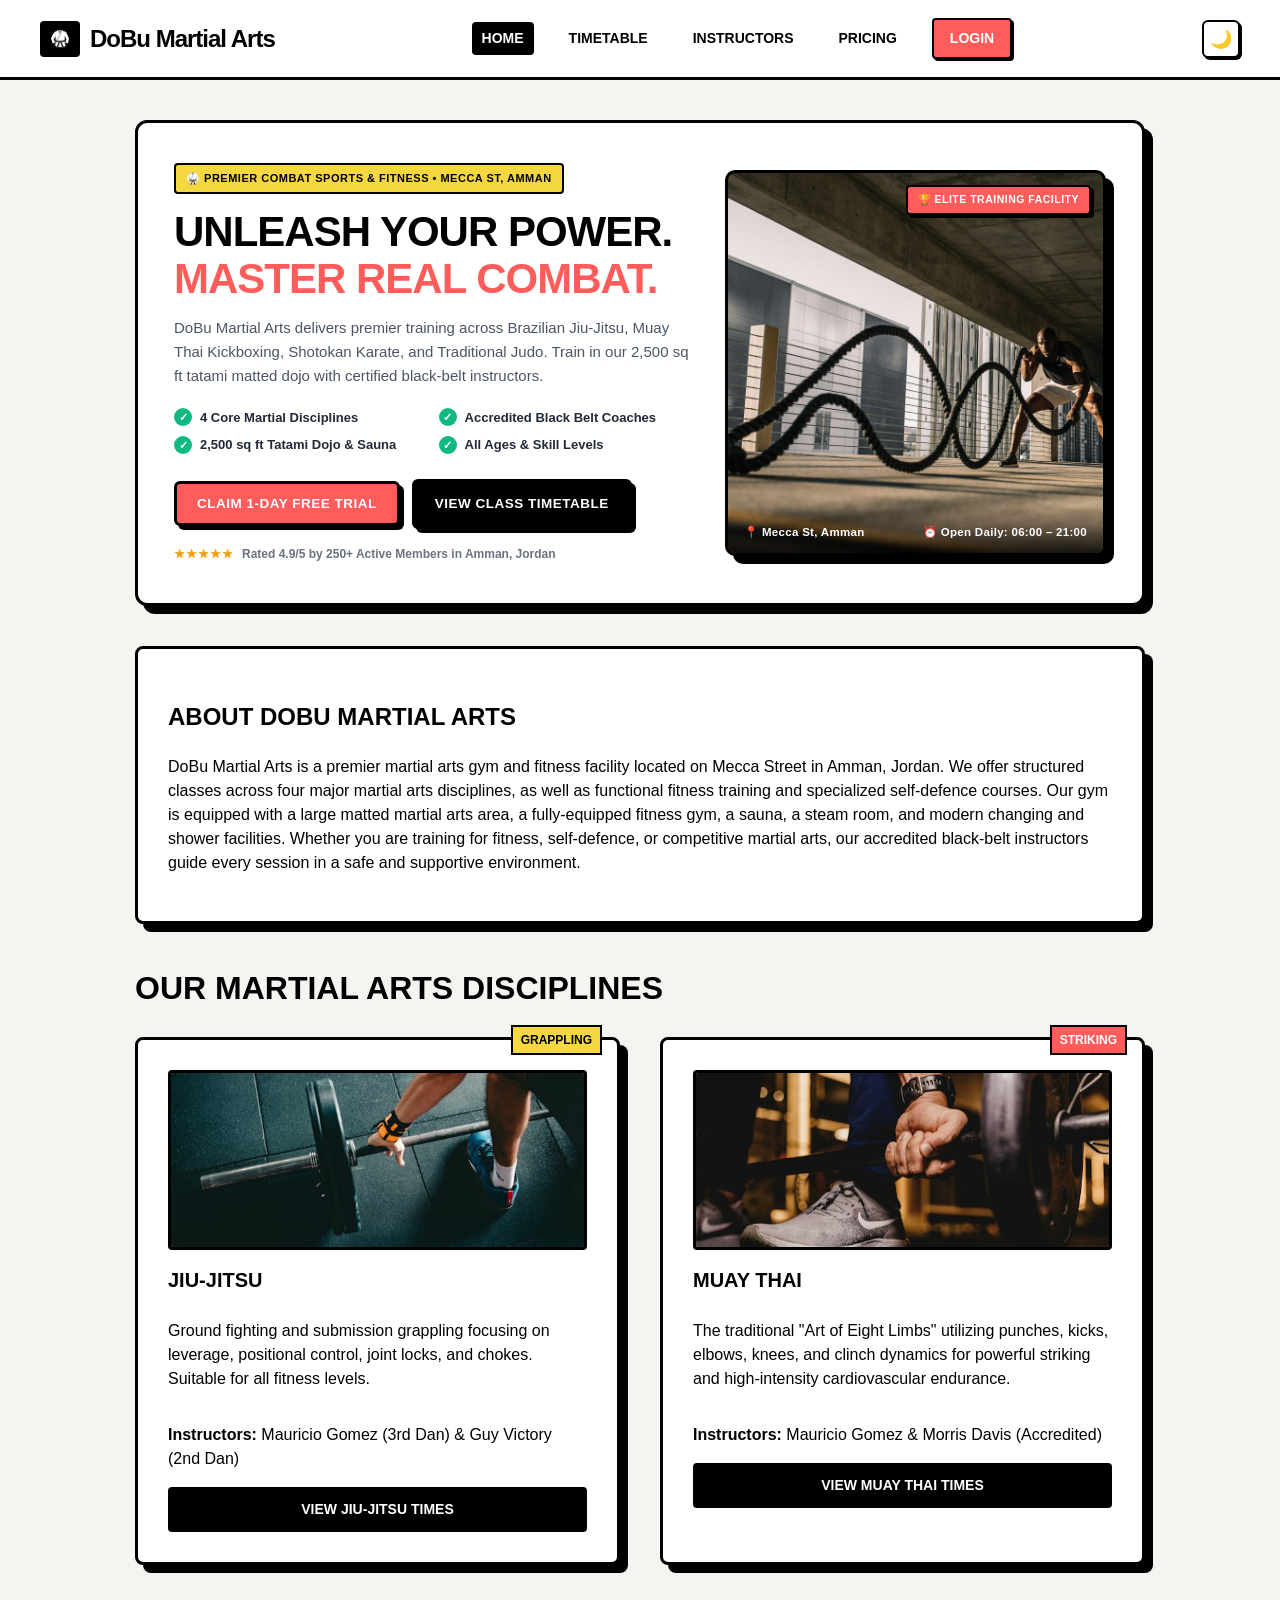
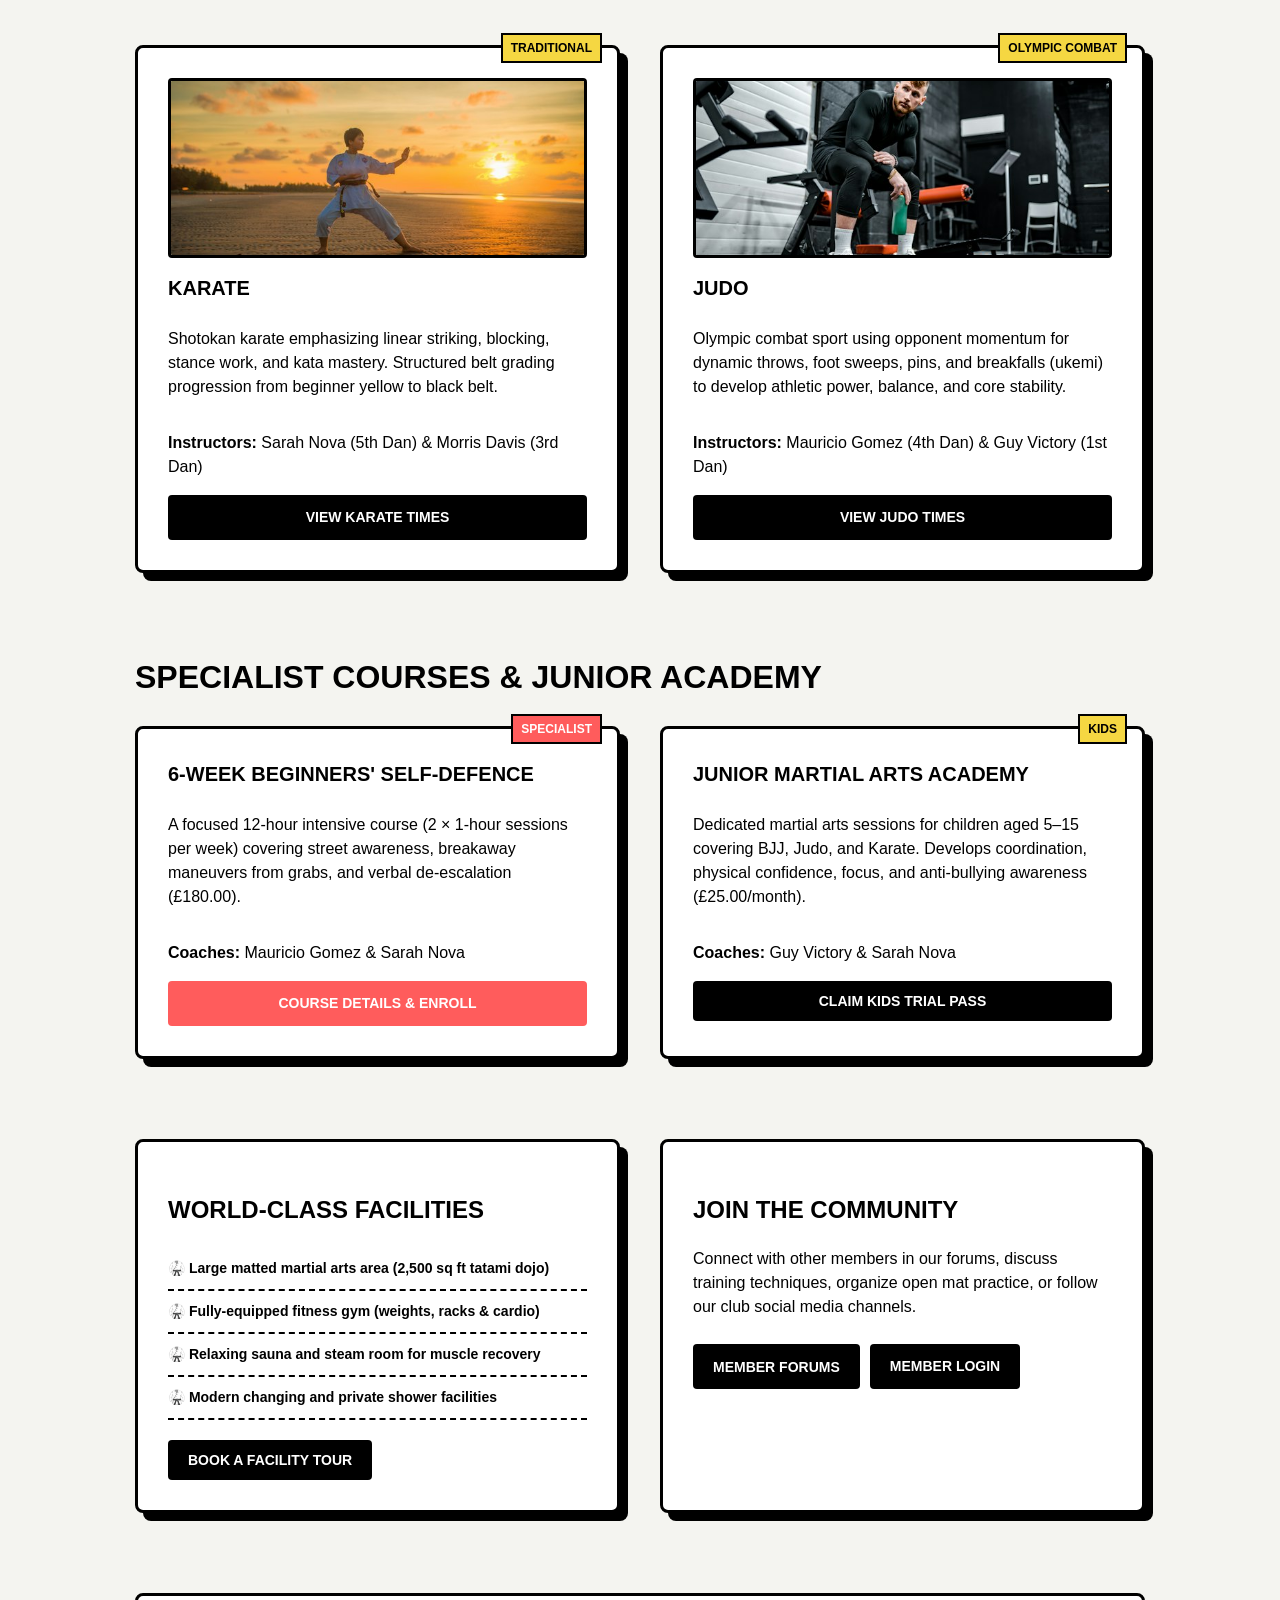
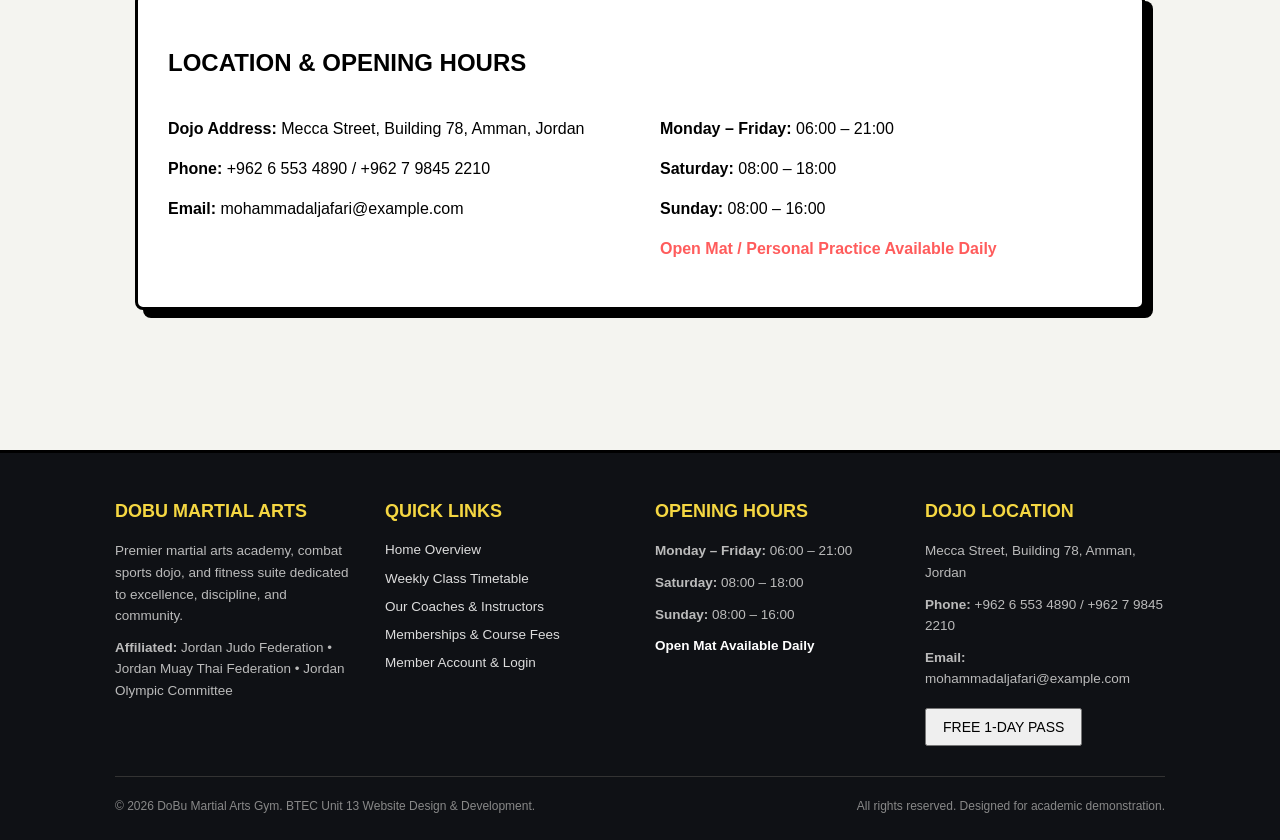
<file: index.html>
<!DOCTYPE html>
<html lang="en">
<head>
    <meta charset="UTF-8">
    <meta name="viewport" content="width=device-width, initial-scale=1.0">
    <title>DoBu Martial Arts - Martial Arts & Combat Fitness Gym Amman</title>
    <link rel="stylesheet" href="style.css">
</head>
<body class="home-page">
    <!-- HEADER -->
    <header class="main-header">
        <a href="index.html" class="logo-container">
            <span class="logo-icon">🥋</span>
            <h1>DoBu Martial Arts</h1>
        </a>
        <nav>
            <a href="index.html" class="active">Home</a>
            <a href="timetable.html">Timetable</a>
            <a href="instructors.html">Instructors</a>
            <a href="pricing.html">Pricing</a>
            <a href="account.html" class="nav-btn">LOGIN</a>
        </nav>
    </header>

    <main>
        <!-- MODERN ATHLETIC HERO SECTION -->
        <section class="home-hero-split">
            <div class="hero-left-content">
                <span class="hero-tag">🥋 PREMIER COMBAT SPORTS &amp; FITNESS &bull; MECCA ST, AMMAN</span>
                <h1 class="hero-main-title">UNLEASH YOUR POWER.<br><span>MASTER REAL COMBAT.</span></h1>
                <p class="hero-lead-text">
                    DoBu Martial Arts delivers premier training across Brazilian Jiu-Jitsu, Muay Thai Kickboxing, Shotokan Karate, and Traditional Judo. Train in our 2,500 sq ft tatami matted dojo with certified black-belt instructors.
                </p>
                <ul class="hero-features-list">
                    <li class="hero-feature-item"><span class="check-icon">&#10003;</span> 4 Core Martial Disciplines</li>
                    <li class="hero-feature-item"><span class="check-icon">&#10003;</span> Accredited Black Belt Coaches</li>
                    <li class="hero-feature-item"><span class="check-icon">&#10003;</span> 2,500 sq ft Tatami Dojo &amp; Sauna</li>
                    <li class="hero-feature-item"><span class="check-icon">&#10003;</span> All Ages &amp; Skill Levels</li>
                </ul>
                <div class="hero-actions-row">
                    <button type="button" class="btn-hero-red" data-action="trial">CLAIM 1-DAY FREE TRIAL</button>
                    <a href="timetable.html" class="btn-hero-dark">VIEW CLASS TIMETABLE</a>
                </div>
                <div class="hero-social-proof">
                    <span class="stars">&#9733;&#9733;&#9733;&#9733;&#9733;</span>
                    <span>Rated 4.9/5 by 250+ Active Members in Amman, Jordan</span>
                </div>
            </div>

            <div class="hero-right-visual">
                <div class="hero-visual-card">
                    <img src="images/hero.jpg" alt="DoBu Martial Arts Kickboxing and Combat Training">
                    <div class="hero-floating-pill">
                        <span>&#127942;</span> ELITE TRAINING FACILITY
                    </div>
                    <div class="hero-visual-overlay">
                        <div class="hero-overlay-stats">
                            <span>📍 Mecca St, Amman</span>
                            <span>⏰ Open Daily: 06:00 &ndash; 21:00</span>
                        </div>
                    </div>
                </div>
            </div>
        </section>

        <!-- ABOUT DOBU MARTIAL ARTS (Vocational Scenario from BTEC Brief) -->
        <section class="info-card">
            <h2>ABOUT DOBU MARTIAL ARTS</h2>
            <p>
                DoBu Martial Arts is a premier martial arts gym and fitness facility located on Mecca Street in Amman, Jordan. 
                We offer structured classes across four major martial arts disciplines, as well as functional fitness training and specialized self-defence courses. 
                Our gym is equipped with a large matted martial arts area, a fully-equipped fitness gym, a sauna, a steam room, and modern changing and shower facilities. 
                Whether you are training for fitness, self-defence, or competitive martial arts, our accredited black-belt instructors guide every session in a safe and supportive environment.
            </p>
        </section>

        <!-- MARTIAL ARTS DISCIPLINES (Direct from Client Requirements) -->
        <h2 class="page-title">OUR MARTIAL ARTS DISCIPLINES</h2>
        <div class="grid-2">
            <!-- Jiu-Jitsu -->
            <div class="card">
                <img src="images/bjj.jpg" alt="Jiu-Jitsu Training" class="discipline-img">
                <span class="badge">GRAPPLING</span>
                <h3>JIU-JITSU</h3>
                <p>Ground fighting and submission grappling focusing on leverage, positional control, joint locks, and chokes. Suitable for all fitness levels.</p>
                <p><strong>Instructors:</strong> Mauricio Gomez (3rd Dan) & Guy Victory (2nd Dan)</p>
                <a href="timetable.html" class="action-btn" style="text-align:center;">VIEW JIU-JITSU TIMES</a>
            </div>

            <!-- Muay Thai -->
            <div class="card">
                <img src="images/muaythai.jpg" alt="Muay Thai Training" class="discipline-img">
                <span class="badge" style="background:var(--accent-red); color:#fff;">STRIKING</span>
                <h3>MUAY THAI</h3>
                <p>The traditional "Art of Eight Limbs" utilizing punches, kicks, elbows, knees, and clinch dynamics for powerful striking and high-intensity cardiovascular endurance.</p>
                <p><strong>Instructors:</strong> Mauricio Gomez & Morris Davis (Accredited)</p>
                <a href="timetable.html" class="action-btn" style="text-align:center;">VIEW MUAY THAI TIMES</a>
            </div>

            <!-- Karate -->
            <div class="card">
                <img src="images/karate.jpg" alt="Karate Training" class="discipline-img">
                <span class="badge">TRADITIONAL</span>
                <h3>KARATE</h3>
                <p>Shotokan karate emphasizing linear striking, blocking, stance work, and kata mastery. Structured belt grading progression from beginner yellow to black belt.</p>
                <p><strong>Instructors:</strong> Sarah Nova (5th Dan) & Morris Davis (3rd Dan)</p>
                <a href="timetable.html" class="action-btn" style="text-align:center;">VIEW KARATE TIMES</a>
            </div>

            <!-- Judo -->
            <div class="card">
                <img src="images/judo.jpg" alt="Judo Training" class="discipline-img">
                <span class="badge">OLYMPIC COMBAT</span>
                <h3>JUDO</h3>
                <p>Olympic combat sport using opponent momentum for dynamic throws, foot sweeps, pins, and breakfalls (ukemi) to develop athletic power, balance, and core stability.</p>
                <p><strong>Instructors:</strong> Mauricio Gomez (4th Dan) & Guy Victory (1st Dan)</p>
                <a href="timetable.html" class="action-btn" style="text-align:center;">VIEW JUDO TIMES</a>
            </div>
        </div>

        <!-- SPECIALIST COURSES & JUNIORS (From Client Requirements) -->
        <h2 class="page-title" style="margin-top: 40px;">SPECIALIST COURSES & JUNIOR ACADEMY</h2>
        <div class="grid-2">
            <div class="card">
                <span class="badge" style="background:var(--accent-red); color:#fff;">SPECIALIST</span>
                <h3>6-WEEK BEGINNERS' SELF-DEFENCE</h3>
                <p>A focused 12-hour intensive course (2 &times; 1-hour sessions per week) covering street awareness, breakaway maneuvers from grabs, and verbal de-escalation (£180.00).</p>
                <p><strong>Coaches:</strong> Mauricio Gomez & Sarah Nova</p>
                <a href="pricing.html" class="action-btn action-btn-red" style="text-align:center;">COURSE DETAILS & ENROLL</a>
            </div>

            <div class="card">
                <span class="badge" style="background:var(--accent-yellow); color:#000;">KIDS</span>
                <h3>JUNIOR MARTIAL ARTS ACADEMY</h3>
                <p>Dedicated martial arts sessions for children aged 5–15 covering BJJ, Judo, and Karate. Develops coordination, physical confidence, focus, and anti-bullying awareness (£25.00/month).</p>
                <p><strong>Coaches:</strong> Guy Victory & Sarah Nova</p>
                <button type="button" class="action-btn btn-trial" style="text-align:center; background:#000;">CLAIM KIDS TRIAL PASS</button>
            </div>
        </div>

        <!-- WORLD-CLASS FACILITIES & COMMUNITY (From Client Requirements) -->
        <div class="grid-2" style="margin-top: 40px;">
            <section class="info-card">
                <h2>WORLD-CLASS FACILITIES</h2>
                <ul class="facilities-list">
                    <li>Large matted martial arts area (2,500 sq ft tatami dojo)</li>
                    <li>Fully-equipped fitness gym (weights, racks & cardio)</li>
                    <li>Relaxing sauna and steam room for muscle recovery</li>
                    <li>Modern changing and private shower facilities</li>
                </ul>
                <button type="button" class="action-btn btn-trial">BOOK A FACILITY TOUR</button>
            </section>

            <section class="info-card">
                <h2>JOIN THE COMMUNITY</h2>
                <p>Connect with other members in our forums, discuss training techniques, organize open mat practice, or follow our club social media channels.</p>
                <div style="display:flex; gap:10px; flex-wrap:wrap; margin-top:25px;">
                    <button type="button" class="action-btn btn-forums">MEMBER FORUMS</button>
                    <a href="account.html" class="action-btn" style="background:#000;">MEMBER LOGIN</a>
                </div>
            </section>
        </div>

        <!-- LOCATION & OPENING HOURS -->
        <section class="info-card" style="margin-top: 40px;">
            <h2>LOCATION & OPENING HOURS</h2>
            <div class="grid-2">
                <div>
                    <p><strong>Dojo Address:</strong> Mecca Street, Building 78, Amman, Jordan</p>
                    <p><strong>Phone:</strong> +962 6 553 4890 / +962 7 9845 2210</p>
                    <p><strong>Email:</strong> mohammadaljafari@example.com</p>
                </div>
                <div>
                    <p><strong>Monday – Friday:</strong> 06:00 – 21:00</p>
                    <p><strong>Saturday:</strong> 08:00 – 18:00</p>
                    <p><strong>Sunday:</strong> 08:00 – 16:00</p>
                    <p style="color:var(--accent-red); font-weight:bold;">Open Mat / Personal Practice Available Daily</p>
                </div>
            </div>
        </section>
    </main>

    <!-- FOOTER -->
    <footer class="site-footer">
        <div class="footer-container">
            <div class="footer-col">
                <h4>DOBU MARTIAL ARTS</h4>
                <p>Premier martial arts academy, combat sports dojo, and fitness suite dedicated to excellence, discipline, and community.</p>
                <p><strong>Affiliated:</strong> Jordan Judo Federation &bull; Jordan Muay Thai Federation &bull; Jordan Olympic Committee</p>
            </div>
            <div class="footer-col">
                <h4>QUICK LINKS</h4>
                <ul>
                    <li><a href="index.html">Home Overview</a></li>
                    <li><a href="timetable.html">Weekly Class Timetable</a></li>
                    <li><a href="instructors.html">Our Coaches & Instructors</a></li>
                    <li><a href="pricing.html">Memberships & Course Fees</a></li>
                    <li><a href="account.html">Member Account & Login</a></li>
                </ul>
            </div>
            <div class="footer-col">
                <h4>OPENING HOURS</h4>
                <p><strong>Monday – Friday:</strong> 06:00 – 21:00</p>
                <p><strong>Saturday:</strong> 08:00 – 18:00</p>
                <p><strong>Sunday:</strong> 08:00 – 16:00</p>
                <p style="color:var(--accent-gold); font-weight:700;">Open Mat Available Daily</p>
            </div>
            <div class="footer-col">
                <h4>DOJO LOCATION</h4>
                <p>Mecca Street, Building 78, Amman, Jordan</p>
                <p><strong>Phone:</strong> +962 6 553 4890 / +962 7 9845 2210</p>
                <p><strong>Email:</strong> mohammadaljafari@example.com</p>
                <button type="button" class="btn-primary-fitness btn-trial" style="font-size:14px; padding:9px 16px; margin-top:8px;">FREE 1-DAY PASS</button>
            </div>
        </div>
        <div class="footer-bottom">
            <span>&copy; 2026 DoBu Martial Arts Gym. BTEC Unit 13 Website Design & Development.</span>
            <span>All rights reserved. Designed for academic demonstration.</span>
        </div>
    </footer>

    <script src="app.js"></script>
</body>
</html>
</file>
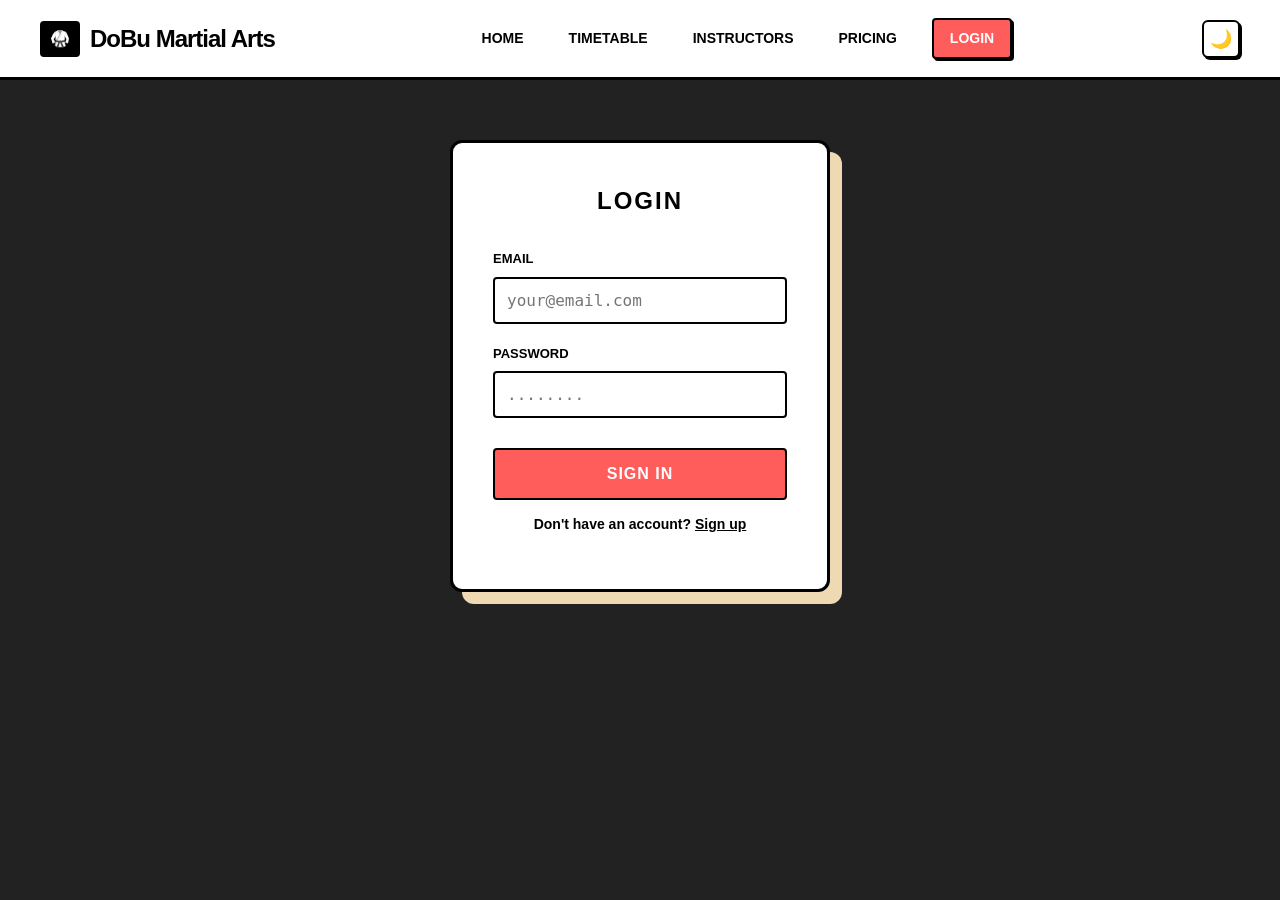
<file: account.html>
<!DOCTYPE html>
<html lang="en">
<head>
    <meta charset="UTF-8">
    <meta name="viewport" content="width=device-width, initial-scale=1.0">
    <title>DoBu Martial Arts - Login & Membership</title>
    <link rel="stylesheet" href="style.css">
</head>
<body class="login-page">
    <header class="main-header">
        <a href="index.html" class="logo-container">
            <span class="logo-icon">🥋</span>
            <h1>DoBu Martial Arts</h1>
        </a>
        <nav>
            <a href="index.html">Home</a>
            <a href="timetable.html">Timetable</a>
            <a href="instructors.html">Instructors</a>
            <a href="pricing.html">Pricing</a>
            <a href="account.html" class="nav-btn">LOGIN</a>
        </nav>
    </header>
    <main>
        <!-- LOGIN CARD (Original UI Preserved) -->
        <div class="login-container" id="login-card">
            <h2>LOGIN</h2>
            <form id="login-form">
                <div class="input-group">
                    <label for="email">EMAIL</label>
                    <input type="email" id="email" placeholder="your@email.com" required autocomplete="email">
                </div>
                <div class="input-group">
                    <label for="password">PASSWORD</label>
                    <input type="password" id="password" placeholder="........" required autocomplete="current-password">
                </div>
                <button type="submit" class="sign-in-btn">SIGN IN</button>
            </form>
            
            <p class="signup-text">Don't have an account? <a href="#" id="link-show-signup">Sign up</a></p>
        </div>

        <!-- SIGN UP CARD (Exact same UI style) -->
        <div class="login-container" id="signup-card" style="display: none;">
            <h2>SIGN UP</h2>
            <form id="signup-form">
                <div class="input-group">
                    <label for="signup-name">FULL NAME</label>
                    <input type="text" id="signup-name" placeholder="John Doe" required autocomplete="name">
                </div>
                <div class="input-group">
                    <label for="signup-email">EMAIL</label>
                    <input type="email" id="signup-email" placeholder="your@email.com" required autocomplete="email">
                </div>
                <div class="input-group">
                    <label for="signup-password">PASSWORD</label>
                    <input type="password" id="signup-password" placeholder="Min. 6 characters" required autocomplete="new-password">
                </div>
                <div class="input-group">
                    <label for="signup-plan">MEMBERSHIP PLAN</label>
                    <select id="signup-plan" style="width:100%; padding:12px; border:2px solid #000; border-radius:4px; font-weight:bold; font-size:14px; background:#fff;">
                        <option value="Basic (£25/month)">Basic (£25/mo - 1 art, 2 sessions/wk)</option>
                        <option value="Intermediate (£35/month)">Intermediate (£35/mo - 1 art, 3 sessions/wk)</option>
                        <option value="Advanced (£45/month)">Advanced (£45/mo - 2 arts, 5 sessions/wk)</option>
                        <option value="Elite Unlimited (£60/month)" selected>Elite Unlimited (£60/mo - All Access)</option>
                        <option value="Junior Membership (£25/month)">Junior Kids Membership (£25/mo)</option>
                        <option value="6-Week Self-Defence (£180)">6-Week Beginners Self-Defence (£180)</option>
                    </select>
                </div>
                <button type="submit" class="sign-in-btn">CREATE ACCOUNT</button>
            </form>
            
            <p class="signup-text">Already have an account? <a href="#" id="link-show-login">Sign in</a></p>
        </div>

        <!-- MEMBER DASHBOARD (Shown when logged in) -->
        <div class="account-dashboard-card" id="dashboard-card" style="display: none;">
            <div class="dashboard-top">
                <div class="member-badge">MEMBER PORTAL</div>
                <h2 id="dash-user-name">Welcome Back!</h2>
                <p id="dash-user-email" class="dash-subtitle">member@dobu.com</p>
            </div>

            <div class="dash-grid">
                <div class="dash-box">
                    <span class="dash-label">CURRENT MEMBERSHIP</span>
                    <h3 id="dash-user-plan" class="dash-plan-title">Elite Unlimited</h3>
                    <span class="status-pill">ACTIVE &bull; AUTOMATIC RENEWAL</span>
                    <div style="margin-top:15px;">
                        <label for="change-plan-select" style="font-weight:bold; font-size:12px; display:block; margin-bottom:5px;">CHANGE MEMBERSHIP TIER:</label>
                        <div style="display:flex; gap:8px;">
                            <select id="change-plan-select" style="flex:1; padding:8px; border:2px solid #000; border-radius:4px; font-weight:bold;">
                                <option value="Basic (£25/month)">Basic (£25/mo)</option>
                                <option value="Intermediate (£35/month)">Intermediate (£35/mo)</option>
                                <option value="Advanced (£45/month)">Advanced (£45/mo)</option>
                                <option value="Elite Unlimited (£60/month)">Elite Unlimited (£60/mo)</option>
                                <option value="Junior Membership (£25/month)">Junior Membership (£25/mo)</option>
                            </select>
                            <button id="btn-update-plan" class="action-btn" style="padding:8px 12px; font-size:12px;">UPDATE</button>
                        </div>
                    </div>
                </div>

                <div class="dash-box">
                    <span class="dash-label">MEMBER DETAILS</span>
                    <ul class="member-details-list">
                        <li><strong>Member ID:</strong> <span id="dash-member-id">DB-7193</span></li>
                        <li><strong>Facility Access:</strong> Dojo Mats, Gym, Sauna & Steam Room</li>
                        <li><strong>Emergency Contact:</strong> On File</li>
                        <li><strong>Status:</strong> Good Standing</li>
                    </ul>
                    <div style="display:flex; gap:8px; margin-top:12px;">
                        <button class="action-btn btn-forums" style="flex:1; padding:10px; font-size:12px; background:#4a90e2;">MEMBER FORUMS</button>
                        <a href="timetable.html" class="action-btn" style="flex:1; padding:10px; font-size:12px; text-align:center; text-decoration:none; background:#000;">BOOK CLASS</a>
                    </div>
                </div>
            </div>

            <div class="dash-section">
                <h3>MY UPCOMING BOOKED CLASSES</h3>
                <div id="dash-bookings-container">
                    <!-- Loaded dynamically -->
                </div>
            </div>

            <div style="margin-top:25px; text-align:center;">
                <button id="btn-logout" class="sign-in-btn" style="background-color:#222; max-width:250px; margin:auto;">LOG OUT</button>
            </div>
        </div>
    </main>

    <script src="app.js"></script>
    <script>
        document.addEventListener('DOMContentLoaded', () => {
            const loginCard = document.getElementById('login-card');
            const signupCard = document.getElementById('signup-card');
            const dashboardCard = document.getElementById('dashboard-card');
            const linkShowSignup = document.getElementById('link-show-signup');
            const linkShowLogin = document.getElementById('link-show-login');

            // URL query parameters check (e.g. ?action=signup&plan=Elite)
            const urlParams = new URLSearchParams(window.location.search);
            const initialAction = urlParams.get('action');
            const selectedPlan = urlParams.get('plan');

            if (selectedPlan) {
                const planSelect = document.getElementById('signup-plan');
                for (let i = 0; i < planSelect.options.length; i++) {
                    if (planSelect.options[i].value.toLowerCase().includes(selectedPlan.toLowerCase())) {
                        planSelect.selectedIndex = i;
                        break;
                    }
                }
            }

            function refreshView() {
                const currentUser = getCurrentUser();
                if (currentUser) {
                    // Show Dashboard
                    loginCard.style.display = 'none';
                    signupCard.style.display = 'none';
                    dashboardCard.style.display = 'block';
                    renderDashboard(currentUser);
                } else if (initialAction === 'signup' || window.location.hash === '#signup') {
                    // Show Sign Up
                    loginCard.style.display = 'none';
                    signupCard.style.display = 'block';
                    dashboardCard.style.display = 'none';
                } else {
                    // Show Login
                    loginCard.style.display = 'block';
                    signupCard.style.display = 'none';
                    dashboardCard.style.display = 'none';
                }
                updateNavAuth();
            }

            linkShowSignup.addEventListener('click', (e) => {
                e.preventDefault();
                loginCard.style.display = 'none';
                signupCard.style.display = 'block';
            });

            linkShowLogin.addEventListener('click', (e) => {
                e.preventDefault();
                signupCard.style.display = 'none';
                loginCard.style.display = 'block';
            });

            // Login Form Submit
            document.getElementById('login-form').addEventListener('submit', (e) => {
                e.preventDefault();
                const emailInput = document.getElementById('email').value.trim().toLowerCase();
                const passInput = document.getElementById('password').value;

                let users = [];
                try {
                    users = JSON.parse(localStorage.getItem('dobu_users') || '[]');
                } catch(err) {
                    users = [];
                }

                // Check stored users or fallback for easy testing
                let foundUser = users.find(u => u.email.toLowerCase() === emailInput && u.password === passInput);
                
                // Allow direct login with demo credentials or any email if password provided
                if (!foundUser) {
                    if (emailInput === 'member@dobu.com' && passInput === 'password123') {
                        foundUser = {
                            name: 'Alex Johnson',
                            email: 'member@dobu.com',
                            password: 'password123',
                            plan: 'Elite Unlimited (£60/month)',
                            joined: '2026-01-10',
                            memberId: 'DB-8921'
                        };
                    } else if (users.find(u => u.email.toLowerCase() === emailInput)) {
                        showNotification('Incorrect password. Please try again.', 'error');
                        return;
                    } else {
                        // Create user on the fly if valid format
                        foundUser = {
                            name: emailInput.split('@')[0].toUpperCase(),
                            email: emailInput,
                            password: passInput,
                            plan: 'Elite Unlimited (£60/month)',
                            joined: new Date().toISOString().split('T')[0],
                            memberId: 'DB-' + Math.floor(1000 + Math.random() * 9000)
                        };
                        users.push(foundUser);
                        localStorage.setItem('dobu_users', JSON.stringify(users));
                    }
                }

                setCurrentUser(foundUser);
                showNotification(`Welcome back, ${foundUser.name}!`);
                refreshView();
            });

            // Signup Form Submit
            document.getElementById('signup-form').addEventListener('submit', (e) => {
                e.preventDefault();
                const name = document.getElementById('signup-name').value.trim();
                const email = document.getElementById('signup-email').value.trim().toLowerCase();
                const password = document.getElementById('signup-password').value;
                const plan = document.getElementById('signup-plan').value;

                if (!name || !email || !password) {
                    showNotification('Please fill in all required fields.', 'error');
                    return;
                }

                let users = JSON.parse(localStorage.getItem('dobu_users') || '[]');
                if (users.some(u => u.email.toLowerCase() === email)) {
                    showNotification('An account with this email already exists. Please log in.', 'error');
                    signupCard.style.display = 'none';
                    loginCard.style.display = 'block';
                    document.getElementById('email').value = email;
                    return;
                }

                const newUser = {
                    name: name,
                    email: email,
                    password: password,
                    plan: plan,
                    joined: new Date().toISOString().split('T')[0],
                    memberId: 'DB-' + Math.floor(1000 + Math.random() * 9000)
                };

                users.push(newUser);
                localStorage.setItem('dobu_users', JSON.stringify(users));
                setCurrentUser(newUser);

                showNotification(`Account created successfully! Welcome to DoBu Martial Arts, ${newUser.name}.`);
                refreshView();
            });


            // Render Dashboard Details
            function renderDashboard(user) {
                document.getElementById('dash-user-name').textContent = `Welcome Back, ${user.name}`;
                document.getElementById('dash-user-email').textContent = user.email;
                document.getElementById('dash-user-plan').textContent = user.plan || 'Elite Unlimited (£60/month)';
                document.getElementById('dash-member-id').textContent = user.memberId || 'DB-7193';

                // Render Bookings
                renderBookingsList();
            }

            function renderBookingsList() {
                const container = document.getElementById('dash-bookings-container');
                let bookings = [];
                try {
                    bookings = JSON.parse(localStorage.getItem('dobu_bookings') || '[]');
                } catch(e) {
                    bookings = [];
                }

                if (bookings.length === 0) {
                    container.innerHTML = `
                        <div class="empty-state">
                            <p>No upcoming booked sessions.</p>
                            <a href="timetable.html" class="action-btn" style="text-decoration:none; display:inline-block; font-size:12px; margin-top:8px;">EXPLORE TIMETABLE & BOOK</a>
                        </div>
                    `;
                    return;
                }

                let html = '<div class="booking-cards-list">';
                bookings.forEach(b => {
                    html += `
                        <div class="booking-row">
                            <div class="booking-info">
                                <strong>${escapeHtml(b.title)}</strong>
                                <span class="booking-meta">${escapeHtml(b.day)} &bull; ${escapeHtml(b.time)} &bull; Coach: ${escapeHtml(b.instructor)}</span>
                            </div>
                            <button class="btn-cancel-booking" data-id="${b.id}">Cancel</button>
                        </div>
                    `;
                });
                html += '</div>';
                container.innerHTML = html;

                container.querySelectorAll('.btn-cancel-booking').forEach(btn => {
                    btn.addEventListener('click', () => {
                        const id = btn.getAttribute('data-id');
                        cancelBooking(id, () => {
                            renderBookingsList();
                        });
                    });
                });
            }

            // Update plan button
            document.getElementById('btn-update-plan').addEventListener('click', () => {
                const newPlan = document.getElementById('change-plan-select').value;
                const user = getCurrentUser();
                if (user) {
                    user.plan = newPlan;
                    setCurrentUser(user);

                    // Also update in users list
                    let users = JSON.parse(localStorage.getItem('dobu_users') || '[]');
                    const idx = users.findIndex(u => u.email === user.email);
                    if (idx !== -1) {
                        users[idx].plan = newPlan;
                        localStorage.setItem('dobu_users', JSON.stringify(users));
                    }

                    document.getElementById('dash-user-plan').textContent = newPlan;
                    showNotification(`Membership updated to ${newPlan}!`);
                }
            });

            // Logout
            document.getElementById('btn-logout').addEventListener('click', () => {
                setCurrentUser(null);
                window.history.replaceState({}, document.title, 'account.html');
                showNotification('Logged out successfully.', 'info');
                loginCard.style.display = 'block';
                signupCard.style.display = 'none';
                dashboardCard.style.display = 'none';
                updateNavAuth();
            });

            // Initialize on page load
            refreshView();
        });
    </script>
</body>
</html>
</file>
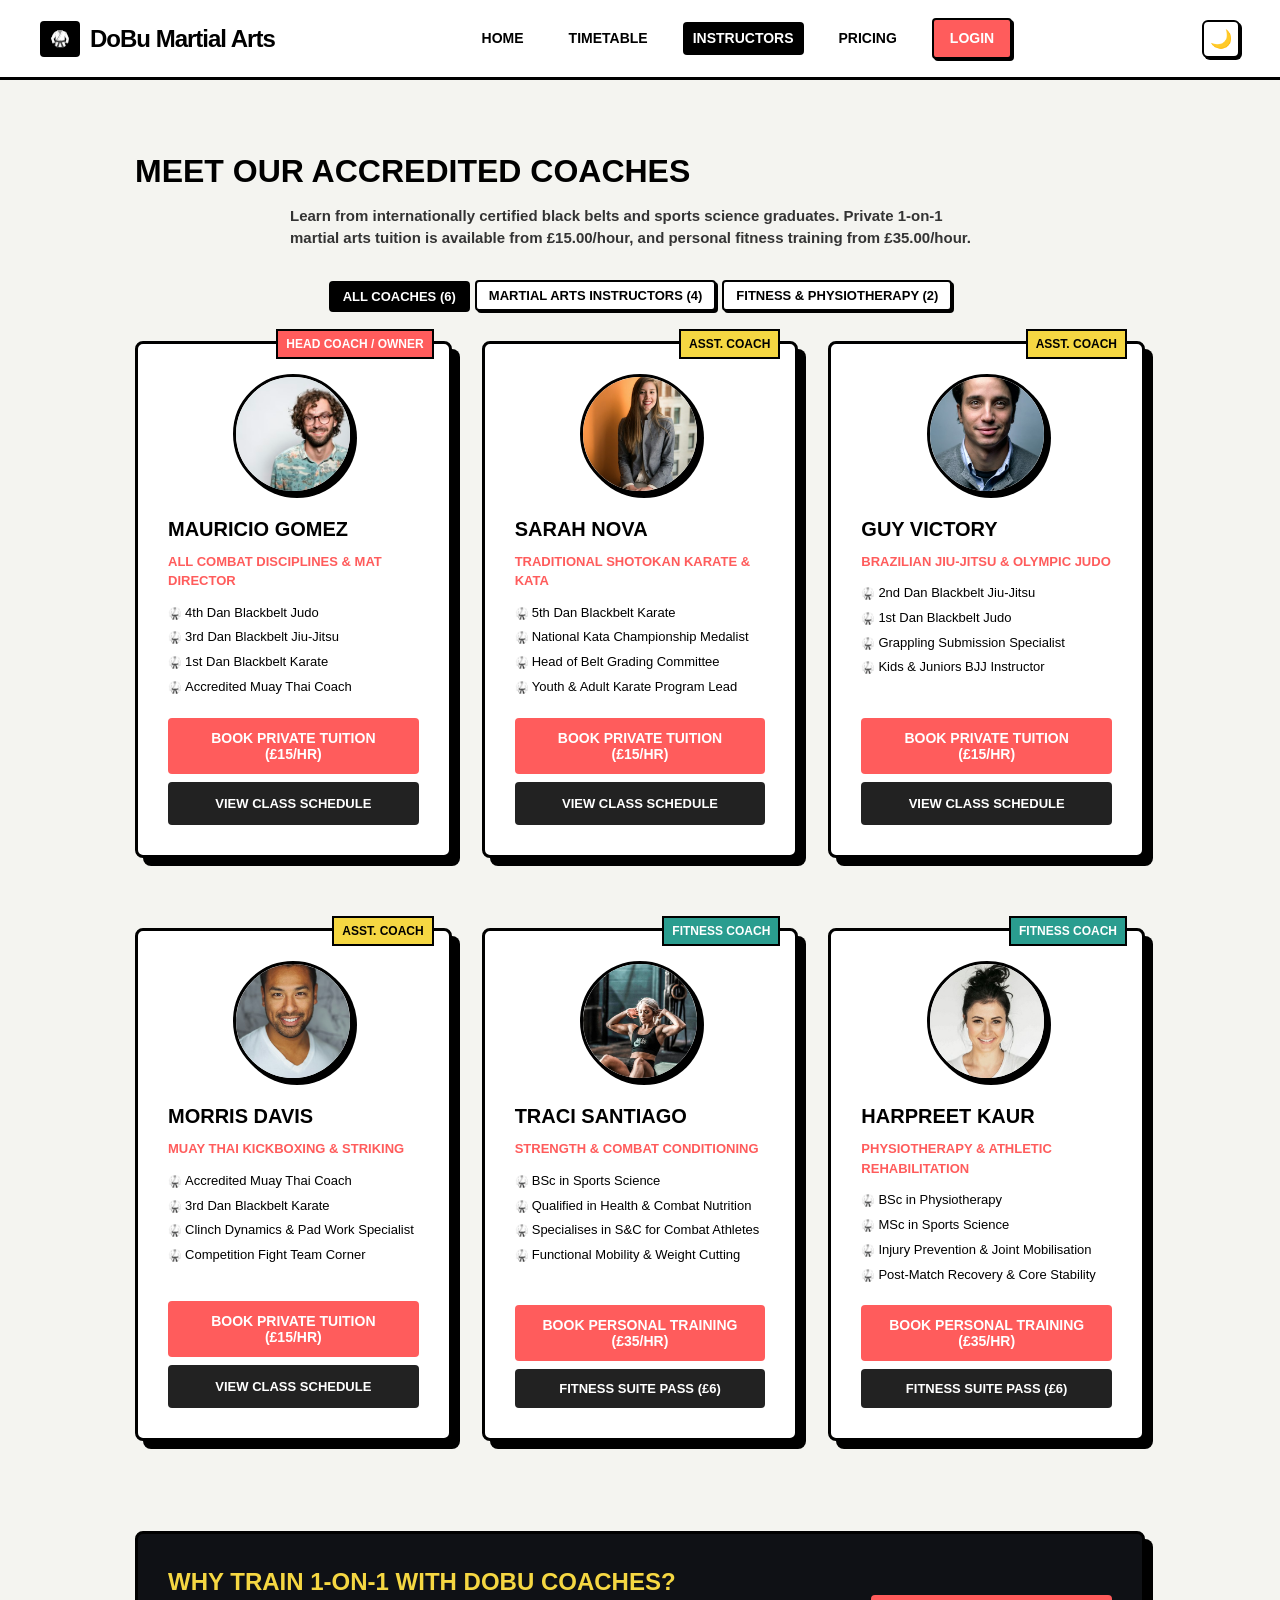
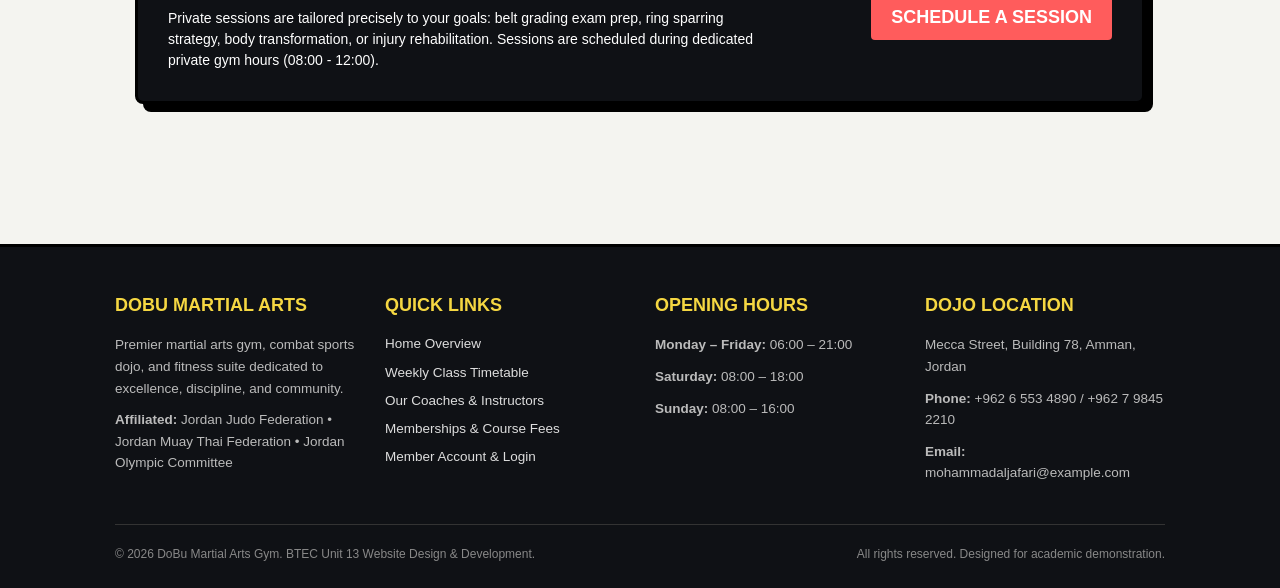
<file: instructors.html>
<!DOCTYPE html>
<html lang="en">
<head>
    <meta charset="UTF-8">
    <meta name="viewport" content="width=device-width, initial-scale=1.0">
    <title>DoBu Martial Arts - Expert Coaches & Instructors</title>
    <link rel="stylesheet" href="style.css">
</head>
<body>
    <header class="main-header">
        <a href="index.html" class="logo-container">
            <span class="logo-icon">🥋</span>
            <h1>DoBu Martial Arts</h1>
        </a>
        <nav>
            <a href="index.html">Home</a>
            <a href="timetable.html">Timetable</a>
            <a href="instructors.html" class="active">Instructors</a>
            <a href="pricing.html">Pricing</a>
            <a href="account.html" class="nav-btn">LOGIN</a>
        </nav>
    </header>

    <main>
        <div class="page-header">
            <h2 class="page-title">MEET OUR ACCREDITED COACHES</h2>
            <p class="page-subtitle">
                Learn from internationally certified black belts and sports science graduates. 
                Private 1-on-1 martial arts tuition is available from £15.00/hour, and personal fitness training from £35.00/hour.
            </p>
        </div>

        <!-- COACH FILTER TABS -->
        <div class="timetable-controls" style="justify-content:center; margin-bottom:30px;">
            <div class="filter-group">
                <button type="button" class="filter-btn active" data-coach-filter="all">ALL COACHES (6)</button>
                <button type="button" class="filter-btn" data-coach-filter="combat">MARTIAL ARTS INSTRUCTORS (4)</button>
                <button type="button" class="filter-btn" data-coach-filter="fitness">FITNESS & PHYSIOTHERAPY (2)</button>
            </div>
        </div>

        <div class="grid-container" id="coaches-grid">
            <!-- Mauricio Gomez -->
            <div class="card" data-category="combat">
                <img src="images/coach_mauricio.jpg" alt="Mauricio Gomez" class="profile-img">
                <span class="badge" style="background:var(--accent-red); color:#fff;">HEAD COACH / OWNER</span>
                <h3>MAURICIO GOMEZ</h3>
                <div class="coach-specialty">All Combat Disciplines & Mat Director</div>
                <ul class="coach-qualifications">
                    <li>4th Dan Blackbelt Judo</li>
                    <li>3rd Dan Blackbelt Jiu-Jitsu</li>
                    <li>1st Dan Blackbelt Karate</li>
                    <li>Accredited Muay Thai Coach</li>
                </ul>
                <div class="coach-btn-group">
                    <button type="button" class="action-btn action-btn-red btn-private-tuition" data-coach="Mauricio Gomez">BOOK PRIVATE TUITION (£15/HR)</button>
                    <a href="timetable.html" class="action-btn" style="text-align:center; background:#222; font-size:13px;">VIEW CLASS SCHEDULE</a>
                </div>
            </div>

            <!-- Sarah Nova -->
            <div class="card" data-category="combat">
                <img src="images/coach_sarah.jpg" alt="Sarah Nova" class="profile-img">
                <span class="badge">ASST. COACH</span>
                <h3>SARAH NOVA</h3>
                <div class="coach-specialty">Traditional Shotokan Karate & Kata</div>
                <ul class="coach-qualifications">
                    <li>5th Dan Blackbelt Karate</li>
                    <li>National Kata Championship Medalist</li>
                    <li>Head of Belt Grading Committee</li>
                    <li>Youth & Adult Karate Program Lead</li>
                </ul>
                <div class="coach-btn-group">
                    <button type="button" class="action-btn action-btn-red btn-private-tuition" data-coach="Sarah Nova">BOOK PRIVATE TUITION (£15/HR)</button>
                    <a href="timetable.html" class="action-btn" style="text-align:center; background:#222; font-size:13px;">VIEW CLASS SCHEDULE</a>
                </div>
            </div>

            <!-- Guy Victory -->
            <div class="card" data-category="combat">
                <img src="images/coach_guy.jpg" alt="Guy Victory" class="profile-img">
                <span class="badge">ASST. COACH</span>
                <h3>GUY VICTORY</h3>
                <div class="coach-specialty">Brazilian Jiu-Jitsu & Olympic Judo</div>
                <ul class="coach-qualifications">
                    <li>2nd Dan Blackbelt Jiu-Jitsu</li>
                    <li>1st Dan Blackbelt Judo</li>
                    <li>Grappling Submission Specialist</li>
                    <li>Kids & Juniors BJJ Instructor</li>
                </ul>
                <div class="coach-btn-group">
                    <button type="button" class="action-btn action-btn-red btn-private-tuition" data-coach="Guy Victory">BOOK PRIVATE TUITION (£15/HR)</button>
                    <a href="timetable.html" class="action-btn" style="text-align:center; background:#222; font-size:13px;">VIEW CLASS SCHEDULE</a>
                </div>
            </div>

            <!-- Morris Davis -->
            <div class="card" data-category="combat">
                <img src="images/coach_morris.jpg" alt="Morris Davis" class="profile-img">
                <span class="badge">ASST. COACH</span>
                <h3>MORRIS DAVIS</h3>
                <div class="coach-specialty">Muay Thai Kickboxing & Striking</div>
                <ul class="coach-qualifications">
                    <li>Accredited Muay Thai Coach</li>
                    <li>3rd Dan Blackbelt Karate</li>
                    <li>Clinch Dynamics & Pad Work Specialist</li>
                    <li>Competition Fight Team Corner</li>
                </ul>
                <div class="coach-btn-group">
                    <button type="button" class="action-btn action-btn-red btn-private-tuition" data-coach="Morris Davis">BOOK PRIVATE TUITION (£15/HR)</button>
                    <a href="timetable.html" class="action-btn" style="text-align:center; background:#222; font-size:13px;">VIEW CLASS SCHEDULE</a>
                </div>
            </div>

            <!-- Traci Santiago -->
            <div class="card" data-category="fitness">
                <img src="images/coach_traci.jpg" alt="Traci Santiago" class="profile-img">
                <span class="badge" style="background:#2a9d8f; color:#fff;">FITNESS COACH</span>
                <h3>TRACI SANTIAGO</h3>
                <div class="coach-specialty">Strength & Combat Conditioning</div>
                <ul class="coach-qualifications">
                    <li>BSc in Sports Science</li>
                    <li>Qualified in Health & Combat Nutrition</li>
                    <li>Specialises in S&C for Combat Athletes</li>
                    <li>Functional Mobility & Weight Cutting</li>
                </ul>
                <div class="coach-btn-group">
                    <button type="button" class="action-btn action-btn-red btn-personal-training" data-coach="Traci Santiago">BOOK PERSONAL TRAINING (£35/HR)</button>
                    <button type="button" class="action-btn btn-trial" style="background:#222; font-size:13px;">FITNESS SUITE PASS (£6)</button>
                </div>
            </div>

            <!-- Harpreet Kaur -->
            <div class="card" data-category="fitness">
                <img src="images/coach_harpreet.jpg" alt="Harpreet Kaur" class="profile-img">
                <span class="badge" style="background:#2a9d8f; color:#fff;">FITNESS COACH</span>
                <h3>HARPREET KAUR</h3>
                <div class="coach-specialty">Physiotherapy & Athletic Rehabilitation</div>
                <ul class="coach-qualifications">
                    <li>BSc in Physiotherapy</li>
                    <li>MSc in Sports Science</li>
                    <li>Injury Prevention & Joint Mobilisation</li>
                    <li>Post-Match Recovery & Core Stability</li>
                </ul>
                <div class="coach-btn-group">
                    <button type="button" class="action-btn action-btn-red btn-personal-training" data-coach="Harpreet Kaur">BOOK PERSONAL TRAINING (£35/HR)</button>
                    <button type="button" class="action-btn btn-trial" style="background:#222; font-size:13px;">FITNESS SUITE PASS (£6)</button>
                </div>
            </div>
        </div>

        <!-- 1-ON-1 TUITION INFO BANNER -->
        <div class="community-banner" style="margin-top: 50px; background:#0f1115;">
            <div>
                <h3 style="color:var(--accent-yellow);">WHY TRAIN 1-ON-1 WITH DOBU COACHES?</h3>
                <p>Private sessions are tailored precisely to your goals: belt grading exam prep, ring sparring strategy, body transformation, or injury rehabilitation. Sessions are scheduled during dedicated private gym hours (08:00 - 12:00).</p>
            </div>
            <button type="button" class="action-btn action-btn-red btn-private-tuition" style="font-size:18px;">SCHEDULE A SESSION</button>
        </div>
    </main>

    <!-- FOOTER -->
    <footer class="site-footer">
        <div class="footer-container">
            <div class="footer-col">
                <h4>DOBU MARTIAL ARTS</h4>
                <p>Premier martial arts gym, combat sports dojo, and fitness suite dedicated to excellence, discipline, and community.</p>
                <p><strong>Affiliated:</strong> Jordan Judo Federation &bull; Jordan Muay Thai Federation &bull; Jordan Olympic Committee</p>
            </div>
            <div class="footer-col">
                <h4>QUICK LINKS</h4>
                <ul>
                    <li><a href="index.html">Home Overview</a></li>
                    <li><a href="timetable.html">Weekly Class Timetable</a></li>
                    <li><a href="instructors.html">Our Coaches & Instructors</a></li>
                    <li><a href="pricing.html">Memberships & Course Fees</a></li>
                    <li><a href="account.html">Member Account & Login</a></li>
                </ul>
            </div>
            <div class="footer-col">
                <h4>OPENING HOURS</h4>
                <p><strong>Monday – Friday:</strong> 06:00 – 21:00</p>
                <p><strong>Saturday:</strong> 08:00 – 18:00</p>
                <p><strong>Sunday:</strong> 08:00 – 16:00</p>
            </div>
            <div class="footer-col">
                <h4>DOJO LOCATION</h4>
                <p>Mecca Street, Building 78, Amman, Jordan</p>
                <p><strong>Phone:</strong> +962 6 553 4890 / +962 7 9845 2210</p>
                <p><strong>Email:</strong> mohammadaljafari@example.com</p>
            </div>
        </div>
        <div class="footer-bottom">
            <span>&copy; 2026 DoBu Martial Arts Gym. BTEC Unit 13 Website Design & Development.</span>
            <span>All rights reserved. Designed for academic demonstration.</span>
        </div>
    </footer>

    <script src="app.js"></script>
    <script>
        document.addEventListener('DOMContentLoaded', () => {
            // Coach filtering
            const filterBtns = document.querySelectorAll('[data-coach-filter]');
            const cards = document.querySelectorAll('#coaches-grid .card');

            filterBtns.forEach(btn => {
                btn.addEventListener('click', () => {
                    filterBtns.forEach(b => b.classList.remove('active'));
                    btn.classList.add('active');

                    const filter = btn.getAttribute('data-coach-filter');
                    cards.forEach(card => {
                        const cat = card.getAttribute('data-category');
                        if (filter === 'all' || cat === filter) {
                            card.style.display = 'flex';
                        } else {
                            card.style.display = 'none';
                        }
                    });
                });
            });

            // Personal training booking buttons
            document.querySelectorAll('.btn-personal-training').forEach(btn => {
                btn.addEventListener('click', () => {
                    const coach = btn.getAttribute('data-coach') || 'Traci Santiago';
                    const contentHtml = `
                        <p>Book 1-on-1 Personal Fitness Training with <strong>${escapeHtml(coach)}</strong>. Fee: <strong>£35.00 / hour</strong>.</p>
                        <form id="pt-booking-form">
                            <div class="input-group">
                                <label>COACH</label>
                                <input type="text" value="${escapeHtml(coach)}" readonly style="background:#eee;">
                            </div>
                            <div class="input-group">
                                <label for="pt-day">DAY</label>
                                <select id="pt-day" style="width:100%; padding:10px; border:2px solid #000; border-radius:4px; font-weight:bold;">
                                    <option value="Monday">Monday (08:00 - 12:00)</option>
                                    <option value="Tuesday">Tuesday (08:00 - 12:00)</option>
                                    <option value="Wednesday">Wednesday (08:00 - 12:00)</option>
                                    <option value="Thursday">Thursday (08:00 - 12:00)</option>
                                    <option value="Friday">Friday (08:00 - 12:00)</option>
                                    <option value="Saturday">Saturday (08:00 - 12:00)</option>
                                </select>
                            </div>
                            <div class="input-group">
                                <label for="pt-goal">FITNESS GOAL</label>
                                <input type="text" id="pt-goal" placeholder="e.g. Combat conditioning, hypertrophy, rehab..." required>
                            </div>
                            <button type="submit" class="sign-in-btn">CONFIRM PT SESSION (£35.00)</button>
                        </form>
                    `;
                    openModal('BOOK PERSONAL FITNESS TRAINING', contentHtml);

                    const form = document.getElementById('pt-booking-form');
                    if (form) {
                        form.addEventListener('submit', (e) => {
                            e.preventDefault();
                            const day = document.getElementById('pt-day').value;
                            bookSession({
                                title: `Personal Fitness (${coach})`,
                                instructor: coach,
                                day: day,
                                time: '1 Hour Dedicated Slot'
                            });
                            closeModal();
                        });
                    }
                });
            });
        });
    </script>
</body>
</html>
</file>
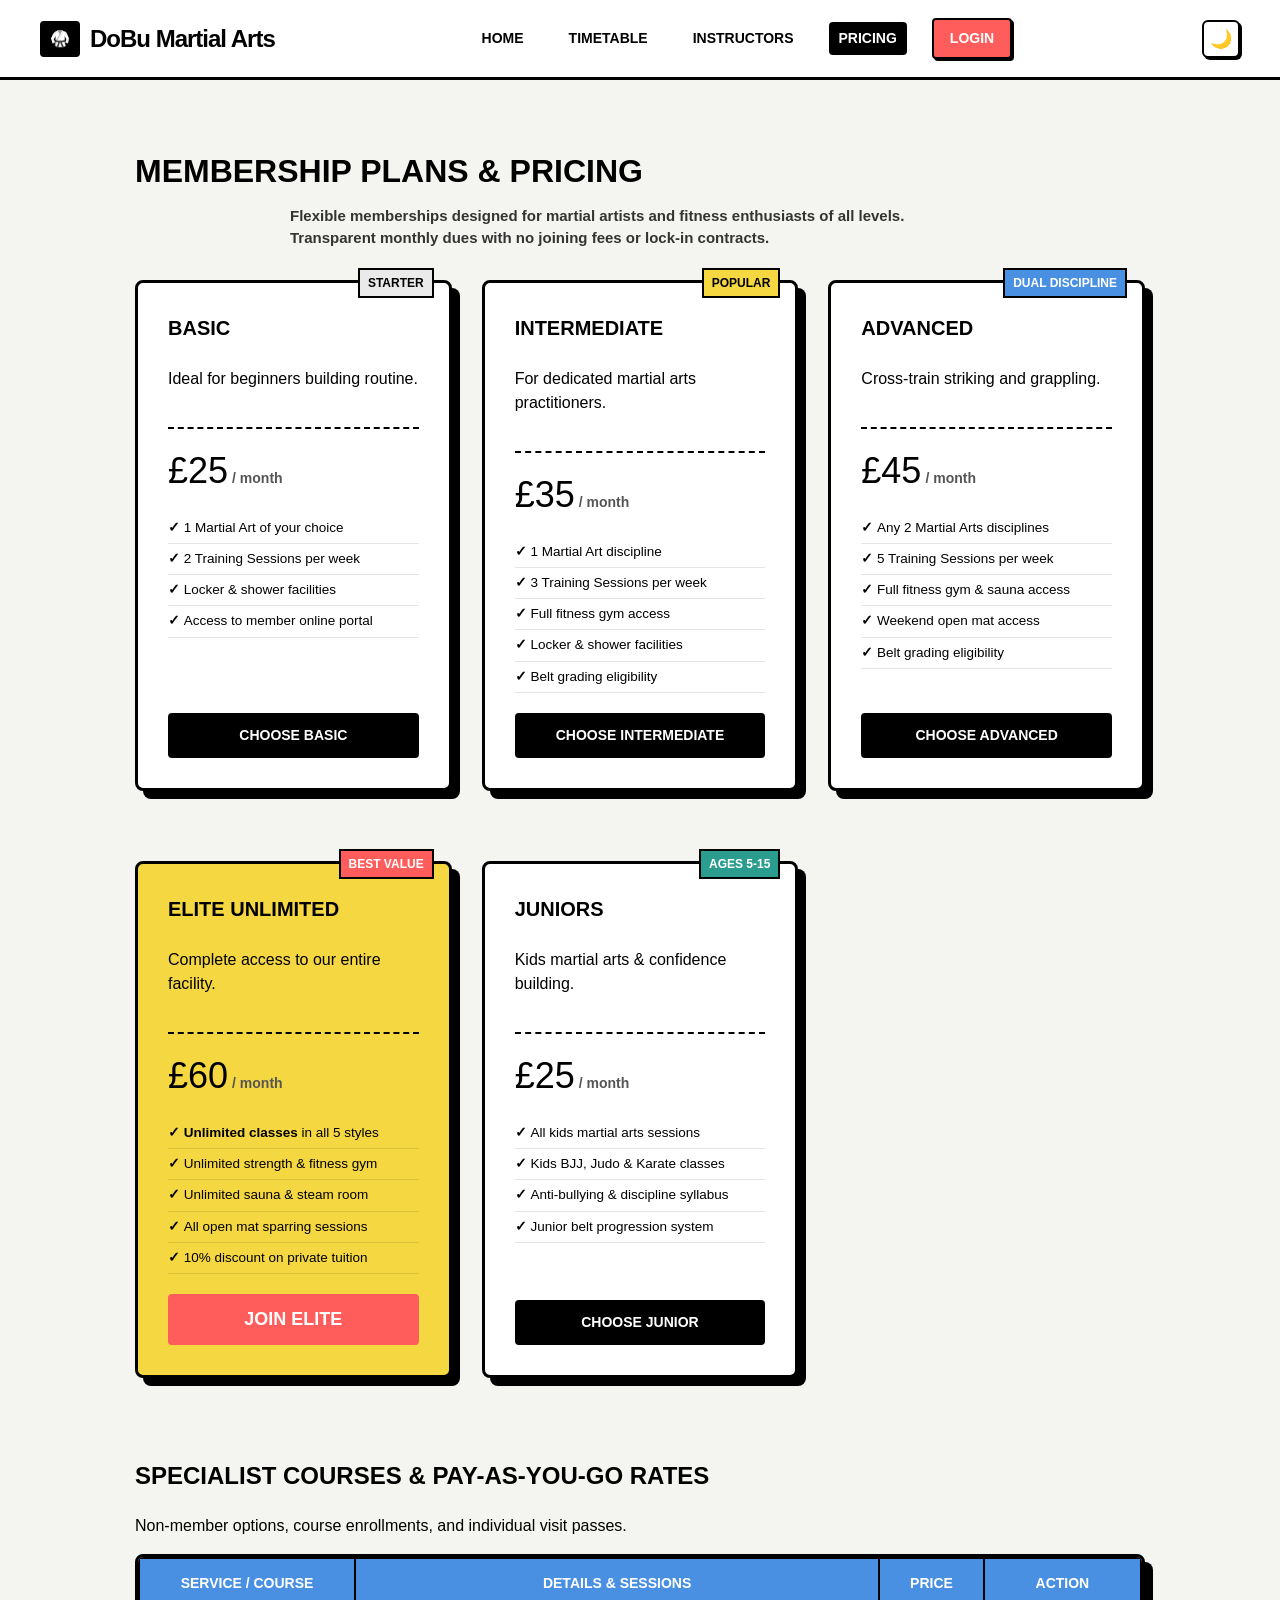
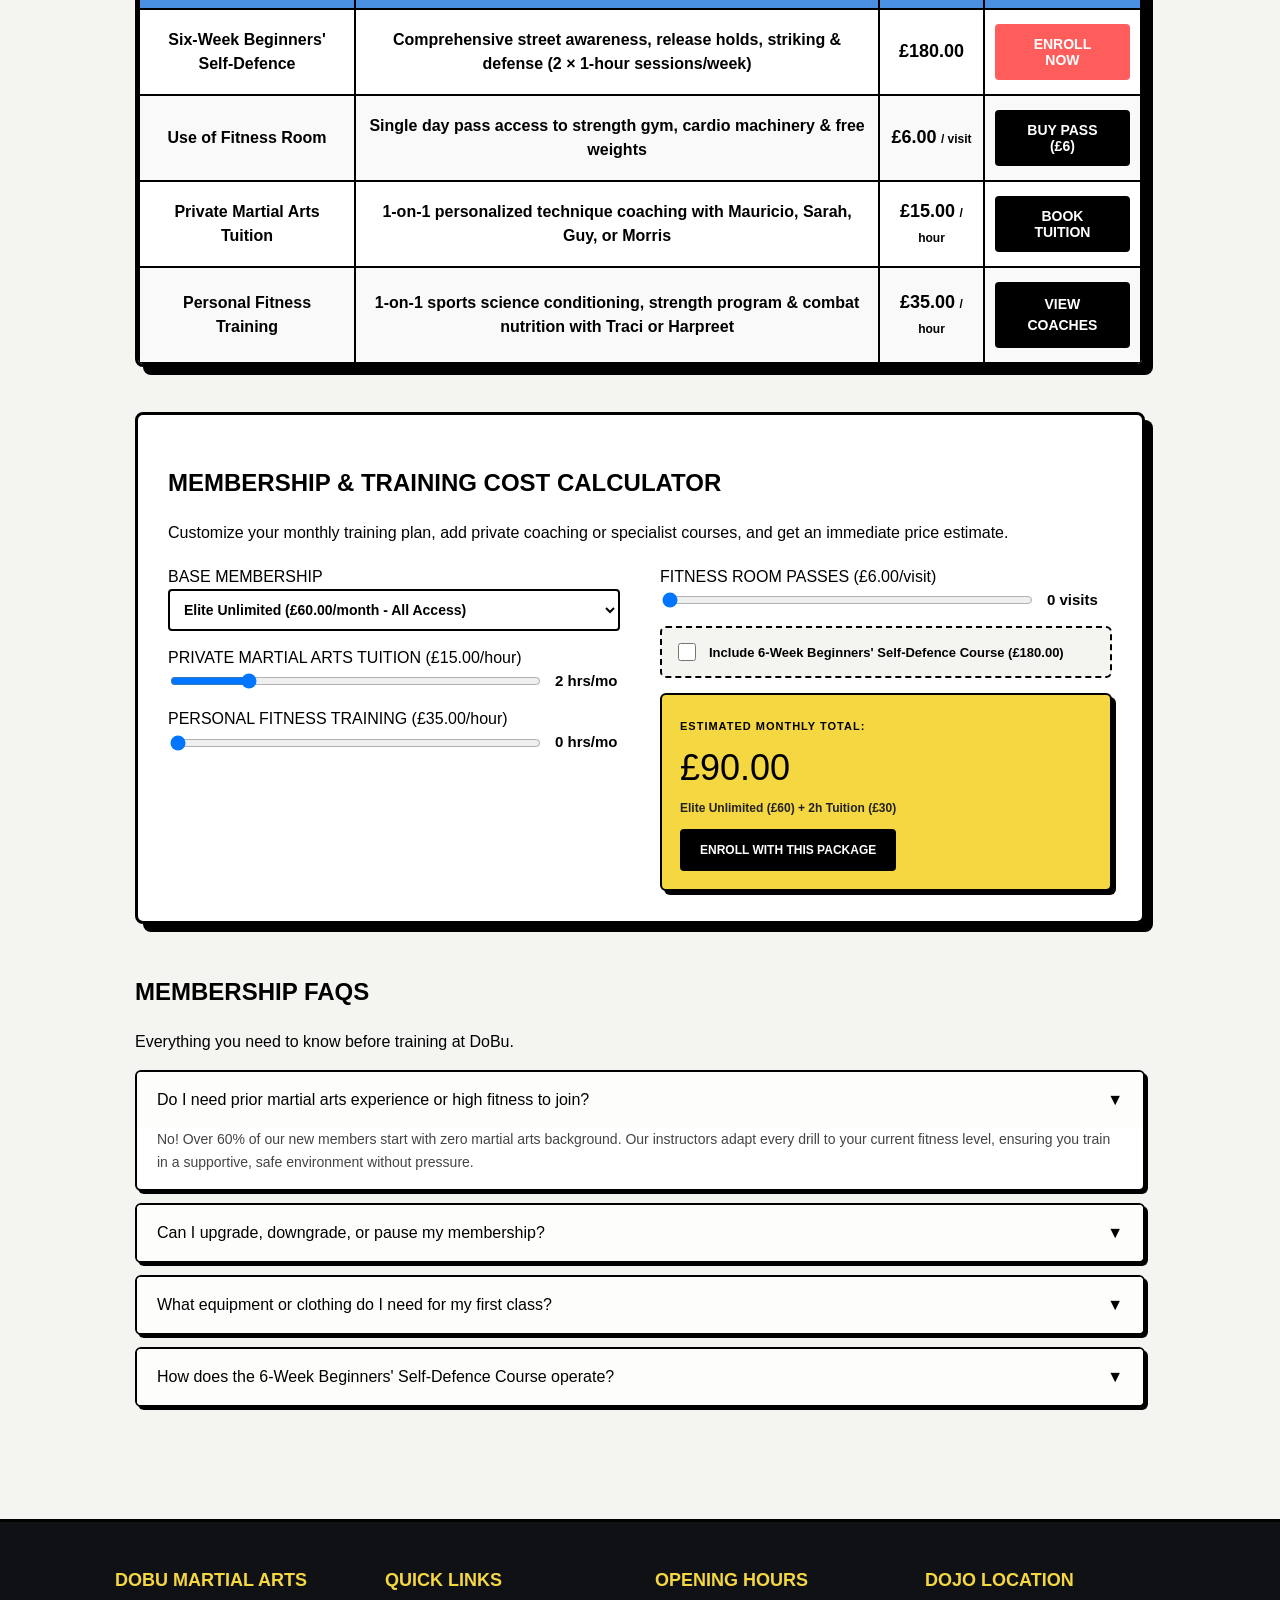
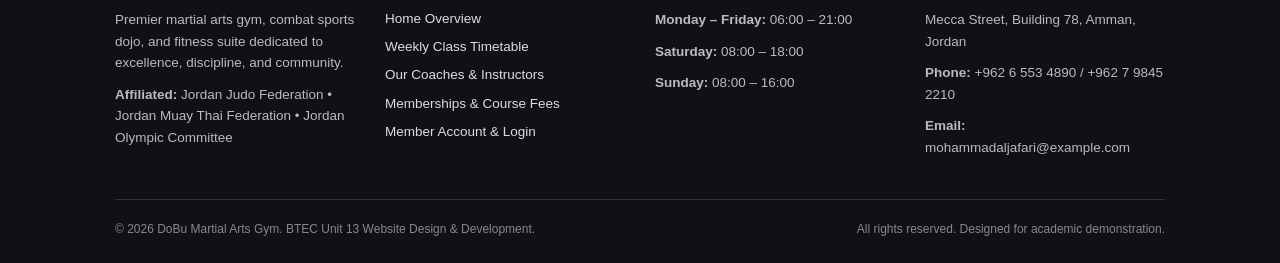
<file: pricing.html>
<!DOCTYPE html>
<html lang="en">
<head>
    <meta charset="UTF-8">
    <meta name="viewport" content="width=device-width, initial-scale=1.0">
    <title>DoBu Martial Arts - Memberships & Pricing</title>
    <link rel="stylesheet" href="style.css">
</head>
<body>
    <header class="main-header">
        <a href="index.html" class="logo-container">
            <span class="logo-icon">🥋</span>
            <h1>DoBu Martial Arts</h1>
        </a>
        <nav>
            <a href="index.html">Home</a>
            <a href="timetable.html">Timetable</a>
            <a href="instructors.html">Instructors</a>
            <a href="pricing.html" class="active">Pricing</a>
            <a href="account.html" class="nav-btn">LOGIN</a>
        </nav>
    </header>

    <main>
        <div class="page-header">
            <h2 class="page-title">MEMBERSHIP PLANS & PRICING</h2>
            <p class="page-subtitle">
                Flexible memberships designed for martial artists and fitness enthusiasts of all levels. 
                Transparent monthly dues with no joining fees or lock-in contracts.
            </p>
        </div>

        <!-- MEMBERSHIP CARDS GRID -->
        <div class="grid-container" style="align-items:stretch;">
            <!-- Basic Plan -->
            <div class="card">
                <span class="badge" style="background:#eaeaea;">STARTER</span>
                <h3>BASIC</h3>
                <p>Ideal for beginners building routine.</p>
                <div class="price">
                    £25 <span class="price-period">/ month</span>
                </div>
                <ul class="plan-features-list">
                    <li>1 Martial Art of your choice</li>
                    <li>2 Training Sessions per week</li>
                    <li>Locker & shower facilities</li>
                    <li>Access to member online portal</li>
                </ul>
                <a href="account.html?action=signup&plan=Basic" class="action-btn" style="text-align:center;">CHOOSE BASIC</a>
            </div>

            <!-- Intermediate Plan -->
            <div class="card">
                <span class="badge">POPULAR</span>
                <h3>INTERMEDIATE</h3>
                <p>For dedicated martial arts practitioners.</p>
                <div class="price">
                    £35 <span class="price-period">/ month</span>
                </div>
                <ul class="plan-features-list">
                    <li>1 Martial Art discipline</li>
                    <li>3 Training Sessions per week</li>
                    <li>Full fitness gym access</li>
                    <li>Locker & shower facilities</li>
                    <li>Belt grading eligibility</li>
                </ul>
                <a href="account.html?action=signup&plan=Intermediate" class="action-btn" style="text-align:center;">CHOOSE INTERMEDIATE</a>
            </div>

            <!-- Advanced Plan -->
            <div class="card">
                <span class="badge" style="background:#4a90e2; color:#fff;">DUAL DISCIPLINE</span>
                <h3>ADVANCED</h3>
                <p>Cross-train striking and grappling.</p>
                <div class="price">
                    £45 <span class="price-period">/ month</span>
                </div>
                <ul class="plan-features-list">
                    <li>Any 2 Martial Arts disciplines</li>
                    <li>5 Training Sessions per week</li>
                    <li>Full fitness gym & sauna access</li>
                    <li>Weekend open mat access</li>
                    <li>Belt grading eligibility</li>
                </ul>
                <a href="account.html?action=signup&plan=Advanced" class="action-btn" style="text-align:center;">CHOOSE ADVANCED</a>
            </div>

            <!-- Elite Plan (Featured) -->
            <div class="card highlight-card">
                <span class="badge" style="background:var(--accent-red); color:#fff;">BEST VALUE</span>
                <h3>ELITE UNLIMITED</h3>
                <p>Complete access to our entire facility.</p>
                <div class="price">
                    £60 <span class="price-period">/ month</span>
                </div>
                <ul class="plan-features-list">
                    <li><strong>Unlimited classes</strong> in all 5 styles</li>
                    <li>Unlimited strength & fitness gym</li>
                    <li>Unlimited sauna & steam room</li>
                    <li>All open mat sparring sessions</li>
                    <li>10% discount on private tuition</li>
                </ul>
                <a href="account.html?action=signup&plan=Elite" class="action-btn action-btn-red" style="text-align:center; font-size:18px;">JOIN ELITE</a>
            </div>

            <!-- Junior Plan -->
            <div class="card">
                <span class="badge" style="background:#2a9d8f; color:#fff;">AGES 5-15</span>
                <h3>JUNIORS</h3>
                <p>Kids martial arts & confidence building.</p>
                <div class="price">
                    £25 <span class="price-period">/ month</span>
                </div>
                <ul class="plan-features-list">
                    <li>All kids martial arts sessions</li>
                    <li>Kids BJJ, Judo & Karate classes</li>
                    <li>Anti-bullying & discipline syllabus</li>
                    <li>Junior belt progression system</li>
                </ul>
                <a href="account.html?action=signup&plan=Junior" class="action-btn" style="text-align:center;">CHOOSE JUNIOR</a>
            </div>
        </div>

        <!-- SPECIALIST COURSES & PAY-AS-YOU-GO -->
        <div class="specialist-table-wrap">
            <div class="section-heading-wrap">
                <div>
                    <h2>SPECIALIST COURSES & PAY-AS-YOU-GO RATES</h2>
                    <p>Non-member options, course enrollments, and individual visit passes.</p>
                </div>
            </div>

            <div class="table-card">
                <table>
                    <thead>
                        <tr>
                            <th>SERVICE / COURSE</th>
                            <th>DETAILS & SESSIONS</th>
                            <th>PRICE</th>
                            <th>ACTION</th>
                        </tr>
                    </thead>
                    <tbody>
                        <tr>
                            <td><strong>Six-Week Beginners' Self-Defence</strong></td>
                            <td>Comprehensive street awareness, release holds, striking & defense (2 &times; 1-hour sessions/week)</td>
                            <td><strong style="font-size:18px;">£180.00</strong></td>
                            <td>
                                <button type="button" class="action-btn action-btn-red btn-enroll-self-defence">ENROLL NOW</button>
                            </td>
                        </tr>
                        <tr>
                            <td><strong>Use of Fitness Room</strong></td>
                            <td>Single day pass access to strength gym, cardio machinery & free weights</td>
                            <td><strong style="font-size:18px;">£6.00</strong> <span style="font-size:12px;">/ visit</span></td>
                            <td>
                                <button type="button" class="action-btn btn-day-pass">BUY PASS (£6)</button>
                            </td>
                        </tr>
                        <tr>
                            <td><strong>Private Martial Arts Tuition</strong></td>
                            <td>1-on-1 personalized technique coaching with Mauricio, Sarah, Guy, or Morris</td>
                            <td><strong style="font-size:18px;">£15.00</strong> <span style="font-size:12px;">/ hour</span></td>
                            <td>
                                <button type="button" class="action-btn btn-private-tuition">BOOK TUITION</button>
                            </td>
                        </tr>
                        <tr>
                            <td><strong>Personal Fitness Training</strong></td>
                            <td>1-on-1 sports science conditioning, strength program & combat nutrition with Traci or Harpreet</td>
                            <td><strong style="font-size:18px;">£35.00</strong> <span style="font-size:12px;">/ hour</span></td>
                            <td>
                                <a href="instructors.html" class="action-btn" style="text-decoration:none;">VIEW COACHES</a>
                            </td>
                        </tr>
                    </tbody>
                </table>
            </div>
        </div>

        <!-- INTERACTIVE MEMBERSHIP & TRAINING COST CALCULATOR -->
        <section class="info-card" style="margin-top: 45px;">
            <h2>MEMBERSHIP & TRAINING COST CALCULATOR</h2>
            <p>Customize your monthly training plan, add private coaching or specialist courses, and get an immediate price estimate.</p>
            
            <form id="calc-form" style="margin-top: 20px;">
                <div class="grid-2">
                    <div>
                        <div class="input-group">
                            <label for="calc-membership">BASE MEMBERSHIP</label>
                            <select id="calc-membership" style="width:100%; padding:10px; border:2px solid #000; border-radius:4px; font-weight:bold; font-size:14px; background:#fff;">
                                <option value="0">No Base Membership (Pay-As-You-Go)</option>
                                <option value="25">Basic (£25.00/month - 1 art, 2 sessions/week)</option>
                                <option value="35">Intermediate (£35.00/month - 1 art, 3 sessions/week)</option>
                                <option value="45">Advanced (£45.00/month - 2 arts, 5 sessions/week)</option>
                                <option value="60" selected>Elite Unlimited (£60.00/month - All Access)</option>
                                <option value="25">Junior Membership (£25.00/month - Kids classes)</option>
                            </select>
                        </div>

                        <div class="input-group" style="margin-top:15px;">
                            <label for="calc-private-tuition">PRIVATE MARTIAL ARTS TUITION (£15.00/hour)</label>
                            <div style="display:flex; align-items:center; gap:12px;">
                                <input type="range" id="calc-private-tuition" min="0" max="10" value="2" style="flex:1;">
                                <span id="calc-private-val" style="font-weight:900; font-size:15px; min-width:65px;">2 hrs/mo</span>
                            </div>
                        </div>

                        <div class="input-group" style="margin-top:15px;">
                            <label for="calc-personal-training">PERSONAL FITNESS TRAINING (£35.00/hour)</label>
                            <div style="display:flex; align-items:center; gap:12px;">
                                <input type="range" id="calc-personal-training" min="0" max="8" value="0" style="flex:1;">
                                <span id="calc-pt-val" style="font-weight:900; font-size:15px; min-width:65px;">0 hrs/mo</span>
                            </div>
                        </div>
                    </div>

                    <div>
                        <div class="input-group">
                            <label for="calc-fitness-passes">FITNESS ROOM PASSES (£6.00/visit)</label>
                            <div style="display:flex; align-items:center; gap:12px;">
                                <input type="range" id="calc-fitness-passes" min="0" max="12" value="0" style="flex:1;">
                                <span id="calc-passes-val" style="font-weight:900; font-size:15px; min-width:65px;">0 visits</span>
                            </div>
                        </div>

                        <div style="margin-top:15px; padding:12px; background:#f4f4f0; border:2px dashed #000; border-radius:6px;" id="calc-extra-options">
                            <label style="display:flex; align-items:center; gap:10px; font-weight:800; cursor:pointer; font-size:13px;">
                                <input type="checkbox" id="calc-self-defence" value="180" style="width:18px; height:18px;">
                                <span>Include 6-Week Beginners' Self-Defence Course (£180.00)</span>
                            </label>
                        </div>

                        <!-- TOTAL CALCULATION BOX -->
                        <div style="margin-top:15px; padding:18px; background:var(--accent-yellow); border:2px solid #000; border-radius:6px; box-shadow:4px 4px 0px #000;">
                            <span style="font-size:11px; font-weight:900; letter-spacing:1px; text-transform:uppercase;">ESTIMATED MONTHLY TOTAL:</span>
                            <div id="calc-total-display" style="font-family:'Arial Black',sans-serif; font-size:36px; margin:4px 0;">£90.00</div>
                            <span id="calc-breakdown-text" style="font-size:12px; font-weight:700; display:block; color:#222;">Elite (£60) + 2 hrs Tuition (£30)</span>
                            <div style="margin-top:12px;">
                                <a href="account.html" class="action-btn" id="calc-join-btn" style="background:#000; color:#fff; text-decoration:none; display:inline-block; font-size:12px;">ENROLL WITH THIS PACKAGE</a>
                            </div>
                        </div>
                    </div>
                </div>
            </form>
        </section>

        <!-- FREQUENTLY ASKED QUESTIONS -->
        <div class="faq-section">
            <div class="section-heading-wrap">
                <div>
                    <h2>MEMBERSHIP FAQS</h2>
                    <p>Everything you need to know before training at DoBu.</p>
                </div>
            </div>

            <div class="faq-item active">
                <div class="faq-question">
                    <span>Do I need prior martial arts experience or high fitness to join?</span>
                    <span>▼</span>
                </div>
                <div class="faq-answer">
                    No! Over 60% of our new members start with zero martial arts background. Our instructors adapt every drill to your current fitness level, ensuring you train in a supportive, safe environment without pressure.
                </div>
            </div>

            <div class="faq-item">
                <div class="faq-question">
                    <span>Can I upgrade, downgrade, or pause my membership?</span>
                    <span>▼</span>
                </div>
                <div class="faq-answer">
                    Yes. You can upgrade or change your membership plan at any time through your online Member Portal dashboard. There are no cancellation penalties or hidden lock-ins.
                </div>
            </div>

            <div class="faq-item">
                <div class="faq-question">
                    <span>What equipment or clothing do I need for my first class?</span>
                    <span>▼</span>
                </div>
                <div class="faq-answer">
                    For your initial session, standard athletic gym clothing (t-shirt and shorts/joggers without zips) is perfect. We have sanitized loaner boxing gloves and shin guards available. Traditional gis can be purchased at member discount from our pro shop once enrolled.
                </div>
            </div>

            <div class="faq-item">
                <div class="faq-question">
                    <span>How does the 6-Week Beginners' Self-Defence Course operate?</span>
                    <span>▼</span>
                </div>
                <div class="faq-answer">
                    The course runs two 1-hour sessions per week over 6 weeks (12 hours total instruction). It covers situational awareness, breakaways from wrist/hair/choke grabs, verbal de-escalation, and ground recovery techniques. Certificate awarded upon completion.
                </div>
            </div>
        </div>
    </main>

    <!-- FOOTER -->
    <footer class="site-footer">
        <div class="footer-container">
            <div class="footer-col">
                <h4>DOBU MARTIAL ARTS</h4>
                <p>Premier martial arts gym, combat sports dojo, and fitness suite dedicated to excellence, discipline, and community.</p>
                <p><strong>Affiliated:</strong> Jordan Judo Federation &bull; Jordan Muay Thai Federation &bull; Jordan Olympic Committee</p>
            </div>
            <div class="footer-col">
                <h4>QUICK LINKS</h4>
                <ul>
                    <li><a href="index.html">Home Overview</a></li>
                    <li><a href="timetable.html">Weekly Class Timetable</a></li>
                    <li><a href="instructors.html">Our Coaches & Instructors</a></li>
                    <li><a href="pricing.html">Memberships & Course Fees</a></li>
                    <li><a href="account.html">Member Account & Login</a></li>
                </ul>
            </div>
            <div class="footer-col">
                <h4>OPENING HOURS</h4>
                <p><strong>Monday – Friday:</strong> 06:00 – 21:00</p>
                <p><strong>Saturday:</strong> 08:00 – 18:00</p>
                <p><strong>Sunday:</strong> 08:00 – 16:00</p>
            </div>
            <div class="footer-col">
                <h4>DOJO LOCATION</h4>
                <p>Mecca Street, Building 78, Amman, Jordan</p>
                <p><strong>Phone:</strong> +962 6 553 4890 / +962 7 9845 2210</p>
                <p><strong>Email:</strong> mohammadaljafari@example.com</p>
            </div>
        </div>
        <div class="footer-bottom">
            <span>&copy; 2026 DoBu Martial Arts Gym. BTEC Unit 13 Website Design & Development.</span>
            <span>All rights reserved. Designed for academic demonstration.</span>
        </div>
    </footer>

    <script src="app.js"></script>
    <script>
        document.addEventListener('DOMContentLoaded', () => {
            // FAQ accordion click toggling
            document.querySelectorAll('.faq-question').forEach(q => {
                q.addEventListener('click', () => {
                    const item = q.parentElement;
                    item.classList.toggle('active');
                });
            });

            // Self-Defence Course Enrollment Button
            document.querySelectorAll('.btn-enroll-self-defence').forEach(btn => {
                btn.addEventListener('click', () => {
                    const contentHtml = `
                        <p>Enroll in the upcoming cohort of our <strong>6-Week Beginners' Self-Defence Course</strong>. Fee: <strong>£180.00</strong> (Includes course handbook and certificate).</p>
                        <form id="sd-enroll-form">
                            <div class="input-group">
                                <label for="sd-name">FULL NAME</label>
                                <input type="text" id="sd-name" placeholder="Full Name" required>
                            </div>
                            <div class="input-group">
                                <label for="sd-email">EMAIL ADDRESS</label>
                                <input type="email" id="sd-email" placeholder="your@email.com" required>
                            </div>
                            <div class="input-group">
                                <label for="sd-cohort">PREFERRED COHORT</label>
                                <select id="sd-cohort" style="width:100%; padding:10px; border:2px solid #000; border-radius:4px; font-weight:bold;">
                                    <option value="Cohort A: Mon & Wed (18:00 - 19:00)">Cohort A: Mon & Wed (18:00 - 19:00)</option>
                                    <option value="Cohort B: Tue & Thu (19:00 - 20:00)">Cohort B: Tue & Thu (19:00 - 20:00)</option>
                                    <option value="Cohort C: Sat & Sun (10:30 - 11:30)">Cohort C: Sat & Sun (10:30 - 11:30)</option>
                                </select>
                            </div>
                            <button type="submit" class="sign-in-btn">CONFIRM ENROLLMENT (£180.00)</button>
                        </form>
                    `;
                    openModal("ENROLL: 6-WEEK SELF-DEFENCE COURSE", contentHtml);

                    const form = document.getElementById('sd-enroll-form');
                    if (form) {
                        form.addEventListener('submit', (e) => {
                            e.preventDefault();
                            const cohort = document.getElementById('sd-cohort').value;
                            bookSession({
                                title: "6-Week Self-Defence Course",
                                instructor: "Mauricio Gomez & Sarah Nova",
                                day: cohort.split(':')[0],
                                time: cohort.split('(')[1].replace(')', '')
                            });
                            closeModal();
                        });
                    }
                });
            });

            // Fitness Room Day Pass Button
            document.querySelectorAll('.btn-day-pass').forEach(btn => {
                btn.addEventListener('click', () => {
                    const contentHtml = `
                        <p>Purchase a Single-Visit Day Pass for the DoBu Strength & Conditioning Suite. Fee: <strong>£6.00</strong>.</p>
                        <form id="pass-form">
                            <div class="input-group">
                                <label for="dp-name">NAME</label>
                                <input type="text" id="dp-name" placeholder="Name" required>
                            </div>
                            <div class="input-group">
                                <label for="dp-date">VISIT DATE</label>
                                <select id="dp-date" style="width:100%; padding:10px; border:2px solid #000; border-radius:4px; font-weight:bold;">
                                    <option value="Today">Today (Full Day Access)</option>
                                    <option value="Tomorrow">Tomorrow (Full Day Access)</option>
                                    <option value="This Weekend">This Weekend (Saturday / Sunday)</option>
                                </select>
                            </div>
                            <button type="submit" class="sign-in-btn">BUY DAY PASS (£6.00)</button>
                        </form>
                    `;
                    openModal("PURCHASE FITNESS ROOM PASS (£6)", contentHtml);

                    const form = document.getElementById('pass-form');
                    if (form) {
                        form.addEventListener('submit', (e) => {
                            e.preventDefault();
                            const date = document.getElementById('dp-date').value;
                            bookSession({
                                title: "Fitness Room Visit Pass",
                                instructor: "Self-Guided (Staff on duty)",
                                day: date,
                                time: "Anytime during open hours"
                            });
                            closeModal();
                        });
                    }
                });
            });
        });
    </script>
</body>
</html>
</file>
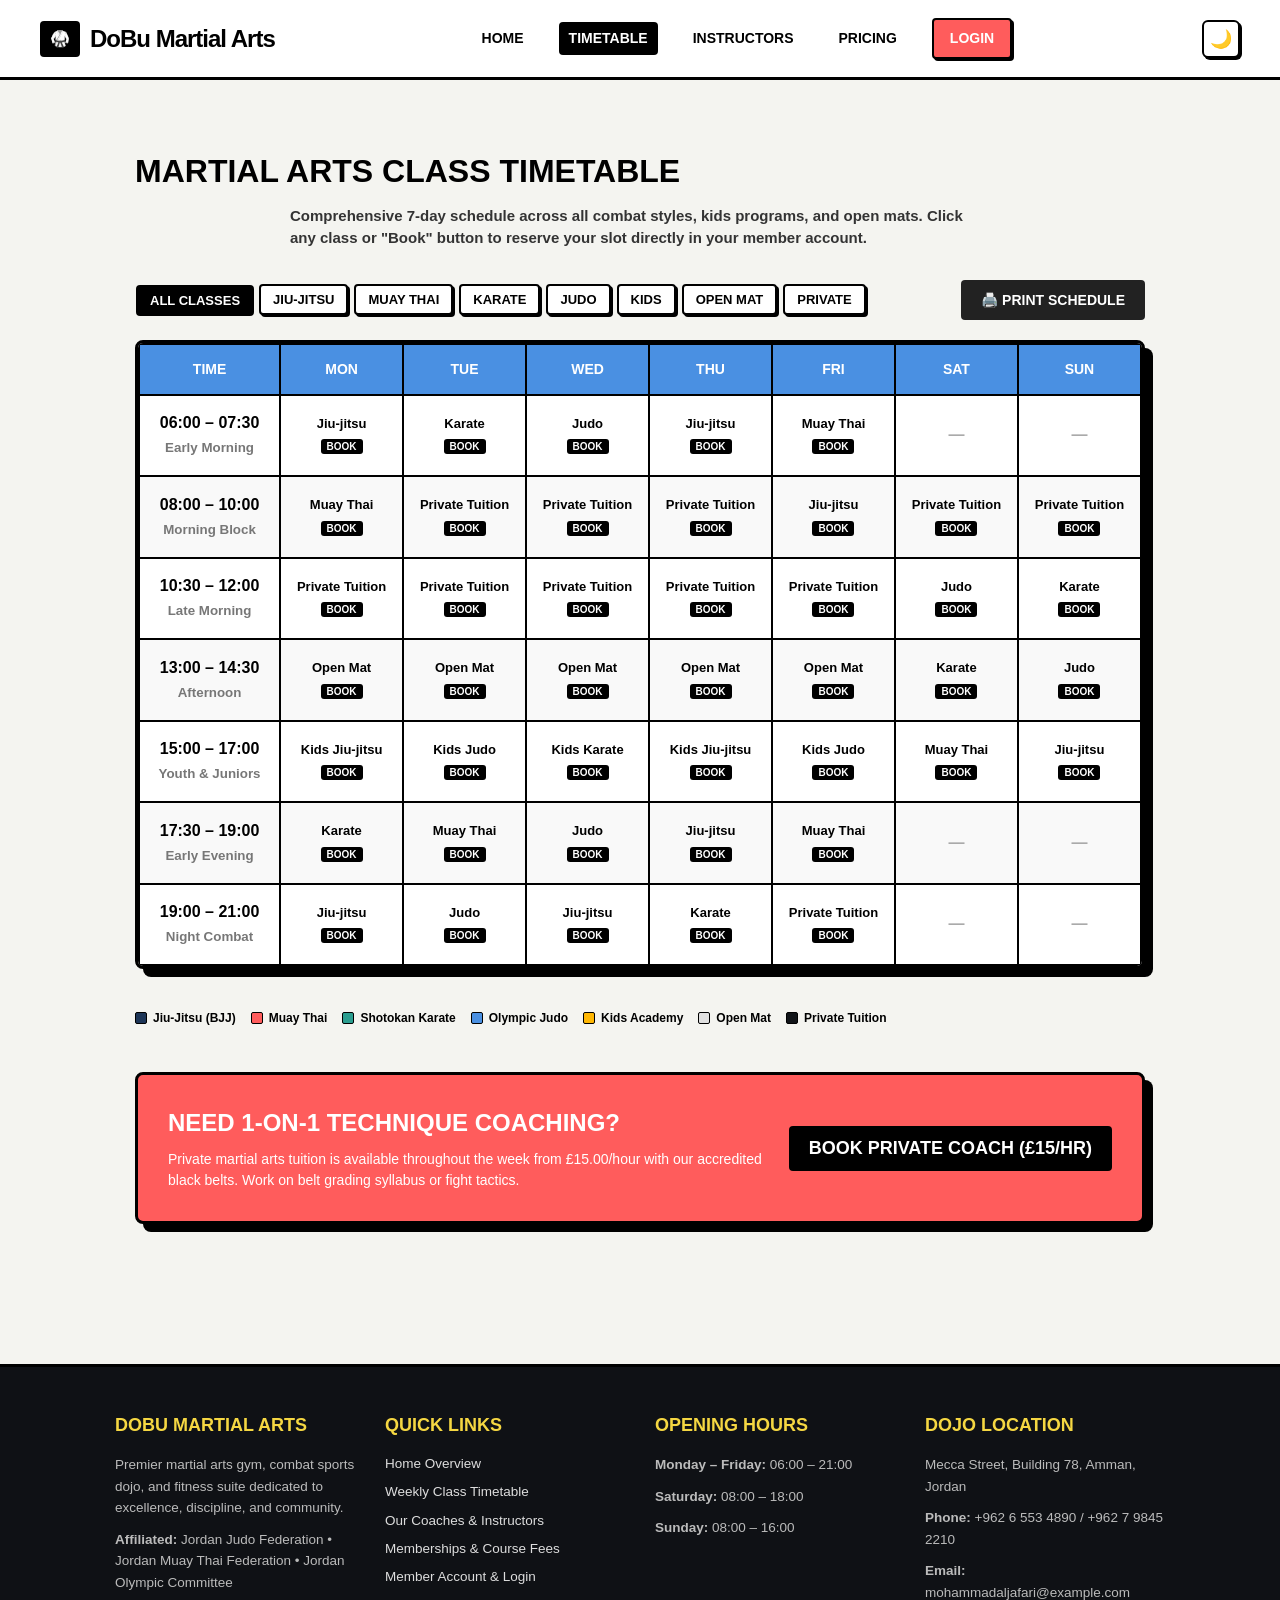
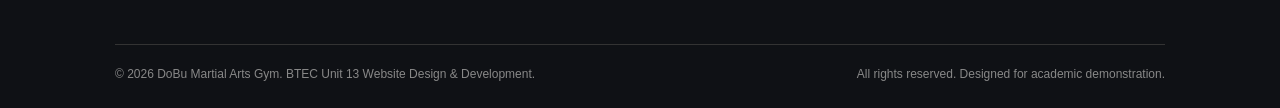
<file: timetable.html>
<!DOCTYPE html>
<html lang="en">
<head>
    <meta charset="UTF-8">
    <meta name="viewport" content="width=device-width, initial-scale=1.0">
    <title>DoBu Martial Arts - Class Timetable & Schedule</title>
    <link rel="stylesheet" href="style.css">
</head>
<body>
    <header class="main-header">
        <a href="index.html" class="logo-container">
            <span class="logo-icon">🥋</span>
            <h1>DoBu Martial Arts</h1>
        </a>
        <nav>
            <a href="index.html">Home</a>
            <a href="timetable.html" class="active">Timetable</a>
            <a href="instructors.html">Instructors</a>
            <a href="pricing.html">Pricing</a>
            <a href="account.html" class="nav-btn">LOGIN</a>
        </nav>
    </header>

    <main>
        <div class="page-header">
            <h2 class="page-title">MARTIAL ARTS CLASS TIMETABLE</h2>
            <p class="page-subtitle">
                Comprehensive 7-day schedule across all combat styles, kids programs, and open mats. 
                Click any class or "Book" button to reserve your slot directly in your member account.
            </p>
        </div>

        <!-- TIMETABLE CONTROLS -->
        <div class="timetable-controls">
            <div class="filter-group">
                <button type="button" class="filter-btn active" data-style="all">ALL CLASSES</button>
                <button type="button" class="filter-btn" data-style="bjj">JIU-JITSU</button>
                <button type="button" class="filter-btn" data-style="muay-thai">MUAY THAI</button>
                <button type="button" class="filter-btn" data-style="karate">KARATE</button>
                <button type="button" class="filter-btn" data-style="judo">JUDO</button>
                <button type="button" class="filter-btn" data-style="kids">KIDS</button>
                <button type="button" class="filter-btn" data-style="open">OPEN MAT</button>
                <button type="button" class="filter-btn" data-style="private">PRIVATE</button>
            </div>
            <div>
                <button type="button" id="btn-print" class="action-btn" style="background:#222; font-size:14px;">🖨️ PRINT SCHEDULE</button>
            </div>
        </div>

        <!-- SCHEDULE TABLE -->
        <div class="table-card">
            <table id="schedule-table">
                <thead>
                    <tr>
                        <th style="width: 14%;">TIME</th>
                        <th style="width: 12.2%;">MON</th>
                        <th style="width: 12.2%;">TUE</th>
                        <th style="width: 12.2%;">WED</th>
                        <th style="width: 12.2%;">THU</th>
                        <th style="width: 12.2%;">FRI</th>
                        <th style="width: 12.2%;">SAT</th>
                        <th style="width: 12.2%;">SUN</th>
                    </tr>
                </thead>
                <tbody>
                    <!-- 06:00 - 07:30 -->
                    <tr>
                        <td><strong>06:00 – 07:30</strong><br><small style="color:#777;">Early Morning</small></td>
                        <td data-style="bjj">
                            <div class="cell-slot">
                                <span class="cell-title">Jiu-jitsu</span>
                                <button class="cell-book-btn" data-class="Jiu-jitsu" data-day="Monday" data-time="06:00 - 07:30" data-coach="Mauricio Gomez">BOOK</button>
                            </div>
                        </td>
                        <td data-style="karate">
                            <div class="cell-slot">
                                <span class="cell-title">Karate</span>
                                <button class="cell-book-btn" data-class="Karate" data-day="Tuesday" data-time="06:00 - 07:30" data-coach="Sarah Nova">BOOK</button>
                            </div>
                        </td>
                        <td data-style="judo">
                            <div class="cell-slot">
                                <span class="cell-title">Judo</span>
                                <button class="cell-book-btn" data-class="Judo" data-day="Wednesday" data-time="06:00 - 07:30" data-coach="Mauricio Gomez">BOOK</button>
                            </div>
                        </td>
                        <td data-style="bjj">
                            <div class="cell-slot">
                                <span class="cell-title">Jiu-jitsu</span>
                                <button class="cell-book-btn" data-class="Jiu-jitsu" data-day="Thursday" data-time="06:00 - 07:30" data-coach="Guy Victory">BOOK</button>
                            </div>
                        </td>
                        <td data-style="muay-thai">
                            <div class="cell-slot">
                                <span class="cell-title">Muay Thai</span>
                                <button class="cell-book-btn" data-class="Muay Thai" data-day="Friday" data-time="06:00 - 07:30" data-coach="Morris Davis">BOOK</button>
                            </div>
                        </td>
                        <td style="color:#aaa;">&mdash;</td>
                        <td style="color:#aaa;">&mdash;</td>
                    </tr>

                    <!-- 08:00 - 10:00 -->
                    <tr>
                        <td><strong>08:00 – 10:00</strong><br><small style="color:#777;">Morning Block</small></td>
                        <td data-style="muay-thai">
                            <div class="cell-slot">
                                <span class="cell-title">Muay Thai</span>
                                <button class="cell-book-btn" data-class="Muay Thai" data-day="Monday" data-time="08:00 - 10:00" data-coach="Morris Davis">BOOK</button>
                            </div>
                        </td>
                        <td data-style="private">
                            <div class="cell-slot">
                                <span class="cell-title">Private Tuition</span>
                                <button class="cell-book-btn btn-private-tuition" data-coach="Staff Coach">BOOK</button>
                            </div>
                        </td>
                        <td data-style="private">
                            <div class="cell-slot">
                                <span class="cell-title">Private Tuition</span>
                                <button class="cell-book-btn btn-private-tuition" data-coach="Staff Coach">BOOK</button>
                            </div>
                        </td>
                        <td data-style="private">
                            <div class="cell-slot">
                                <span class="cell-title">Private Tuition</span>
                                <button class="cell-book-btn btn-private-tuition" data-coach="Staff Coach">BOOK</button>
                            </div>
                        </td>
                        <td data-style="bjj">
                            <div class="cell-slot">
                                <span class="cell-title">Jiu-jitsu</span>
                                <button class="cell-book-btn" data-class="Jiu-jitsu" data-day="Friday" data-time="08:00 - 10:00" data-coach="Guy Victory">BOOK</button>
                            </div>
                        </td>
                        <td data-style="private">
                            <div class="cell-slot">
                                <span class="cell-title">Private Tuition</span>
                                <button class="cell-book-btn btn-private-tuition" data-coach="Staff Coach">BOOK</button>
                            </div>
                        </td>
                        <td data-style="private">
                            <div class="cell-slot">
                                <span class="cell-title">Private Tuition</span>
                                <button class="cell-book-btn btn-private-tuition" data-coach="Staff Coach">BOOK</button>
                            </div>
                        </td>
                    </tr>

                    <!-- 10:30 - 12:00 -->
                    <tr>
                        <td><strong>10:30 – 12:00</strong><br><small style="color:#777;">Late Morning</small></td>
                        <td data-style="private">
                            <div class="cell-slot">
                                <span class="cell-title">Private Tuition</span>
                                <button class="cell-book-btn btn-private-tuition" data-coach="Staff Coach">BOOK</button>
                            </div>
                        </td>
                        <td data-style="private">
                            <div class="cell-slot">
                                <span class="cell-title">Private Tuition</span>
                                <button class="cell-book-btn btn-private-tuition" data-coach="Staff Coach">BOOK</button>
                            </div>
                        </td>
                        <td data-style="private">
                            <div class="cell-slot">
                                <span class="cell-title">Private Tuition</span>
                                <button class="cell-book-btn btn-private-tuition" data-coach="Staff Coach">BOOK</button>
                            </div>
                        </td>
                        <td data-style="private">
                            <div class="cell-slot">
                                <span class="cell-title">Private Tuition</span>
                                <button class="cell-book-btn btn-private-tuition" data-coach="Staff Coach">BOOK</button>
                            </div>
                        </td>
                        <td data-style="private">
                            <div class="cell-slot">
                                <span class="cell-title">Private Tuition</span>
                                <button class="cell-book-btn btn-private-tuition" data-coach="Staff Coach">BOOK</button>
                            </div>
                        </td>
                        <td data-style="judo">
                            <div class="cell-slot">
                                <span class="cell-title">Judo</span>
                                <button class="cell-book-btn" data-class="Judo" data-day="Saturday" data-time="10:30 - 12:00" data-coach="Mauricio Gomez">BOOK</button>
                            </div>
                        </td>
                        <td data-style="karate">
                            <div class="cell-slot">
                                <span class="cell-title">Karate</span>
                                <button class="cell-book-btn" data-class="Karate" data-day="Sunday" data-time="10:30 - 12:00" data-coach="Sarah Nova">BOOK</button>
                            </div>
                        </td>
                    </tr>

                    <!-- 13:00 - 14:30 -->
                    <tr>
                        <td><strong>13:00 – 14:30</strong><br><small style="color:#777;">Afternoon</small></td>
                        <td data-style="open">
                            <div class="cell-slot">
                                <span class="cell-title">Open Mat</span>
                                <button class="cell-book-btn" data-class="Open Mat Practice" data-day="Monday" data-time="13:00 - 14:30" data-coach="Self-Guided">BOOK</button>
                            </div>
                        </td>
                        <td data-style="open">
                            <div class="cell-slot">
                                <span class="cell-title">Open Mat</span>
                                <button class="cell-book-btn" data-class="Open Mat Practice" data-day="Tuesday" data-time="13:00 - 14:30" data-coach="Self-Guided">BOOK</button>
                            </div>
                        </td>
                        <td data-style="open">
                            <div class="cell-slot">
                                <span class="cell-title">Open Mat</span>
                                <button class="cell-book-btn" data-class="Open Mat Practice" data-day="Wednesday" data-time="13:00 - 14:30" data-coach="Self-Guided">BOOK</button>
                            </div>
                        </td>
                        <td data-style="open">
                            <div class="cell-slot">
                                <span class="cell-title">Open Mat</span>
                                <button class="cell-book-btn" data-class="Open Mat Practice" data-day="Thursday" data-time="13:00 - 14:30" data-coach="Self-Guided">BOOK</button>
                            </div>
                        </td>
                        <td data-style="open">
                            <div class="cell-slot">
                                <span class="cell-title">Open Mat</span>
                                <button class="cell-book-btn" data-class="Open Mat Practice" data-day="Friday" data-time="13:00 - 14:30" data-coach="Self-Guided">BOOK</button>
                            </div>
                        </td>
                        <td data-style="karate">
                            <div class="cell-slot">
                                <span class="cell-title">Karate</span>
                                <button class="cell-book-btn" data-class="Karate" data-day="Saturday" data-time="13:00 - 14:30" data-coach="Sarah Nova">BOOK</button>
                            </div>
                        </td>
                        <td data-style="judo">
                            <div class="cell-slot">
                                <span class="cell-title">Judo</span>
                                <button class="cell-book-btn" data-class="Judo" data-day="Sunday" data-time="13:00 - 14:30" data-coach="Mauricio Gomez">BOOK</button>
                            </div>
                        </td>
                    </tr>

                    <!-- 15:00 - 17:00 -->
                    <tr>
                        <td><strong>15:00 – 17:00</strong><br><small style="color:#777;">Youth & Juniors</small></td>
                        <td data-style="kids">
                            <div class="cell-slot">
                                <span class="cell-title">Kids Jiu-jitsu</span>
                                <button class="cell-book-btn" data-class="Kids Jiu-jitsu" data-day="Monday" data-time="15:00 - 17:00" data-coach="Guy Victory">BOOK</button>
                            </div>
                        </td>
                        <td data-style="kids">
                            <div class="cell-slot">
                                <span class="cell-title">Kids Judo</span>
                                <button class="cell-book-btn" data-class="Kids Judo" data-day="Tuesday" data-time="15:00 - 17:00" data-coach="Guy Victory">BOOK</button>
                            </div>
                        </td>
                        <td data-style="kids">
                            <div class="cell-slot">
                                <span class="cell-title">Kids Karate</span>
                                <button class="cell-book-btn" data-class="Kids Karate" data-day="Wednesday" data-time="15:00 - 17:00" data-coach="Sarah Nova">BOOK</button>
                            </div>
                        </td>
                        <td data-style="kids">
                            <div class="cell-slot">
                                <span class="cell-title">Kids Jiu-jitsu</span>
                                <button class="cell-book-btn" data-class="Kids Jiu-jitsu" data-day="Thursday" data-time="15:00 - 17:00" data-coach="Guy Victory">BOOK</button>
                            </div>
                        </td>
                        <td data-style="kids">
                            <div class="cell-slot">
                                <span class="cell-title">Kids Judo</span>
                                <button class="cell-book-btn" data-class="Kids Judo" data-day="Friday" data-time="15:00 - 17:00" data-coach="Guy Victory">BOOK</button>
                            </div>
                        </td>
                        <td data-style="muay-thai">
                            <div class="cell-slot">
                                <span class="cell-title">Muay Thai</span>
                                <button class="cell-book-btn" data-class="Muay Thai" data-day="Saturday" data-time="15:00 - 17:00" data-coach="Morris Davis">BOOK</button>
                            </div>
                        </td>
                        <td data-style="bjj">
                            <div class="cell-slot">
                                <span class="cell-title">Jiu-jitsu</span>
                                <button class="cell-book-btn" data-class="Jiu-jitsu" data-day="Sunday" data-time="15:00 - 17:00" data-coach="Mauricio Gomez">BOOK</button>
                            </div>
                        </td>
                    </tr>

                    <!-- 17:30 - 19:00 -->
                    <tr>
                        <td><strong>17:30 – 19:00</strong><br><small style="color:#777;">Early Evening</small></td>
                        <td data-style="karate">
                            <div class="cell-slot">
                                <span class="cell-title">Karate</span>
                                <button class="cell-book-btn" data-class="Karate" data-day="Monday" data-time="17:30 - 19:00" data-coach="Sarah Nova">BOOK</button>
                            </div>
                        </td>
                        <td data-style="muay-thai">
                            <div class="cell-slot">
                                <span class="cell-title">Muay Thai</span>
                                <button class="cell-book-btn" data-class="Muay Thai" data-day="Tuesday" data-time="17:30 - 19:00" data-coach="Morris Davis">BOOK</button>
                            </div>
                        </td>
                        <td data-style="judo">
                            <div class="cell-slot">
                                <span class="cell-title">Judo</span>
                                <button class="cell-book-btn" data-class="Judo" data-day="Wednesday" data-time="17:30 - 19:00" data-coach="Mauricio Gomez">BOOK</button>
                            </div>
                        </td>
                        <td data-style="bjj">
                            <div class="cell-slot">
                                <span class="cell-title">Jiu-jitsu</span>
                                <button class="cell-book-btn" data-class="Jiu-jitsu" data-day="Thursday" data-time="17:30 - 19:00" data-coach="Guy Victory">BOOK</button>
                            </div>
                        </td>
                        <td data-style="muay-thai">
                            <div class="cell-slot">
                                <span class="cell-title">Muay Thai</span>
                                <button class="cell-book-btn" data-class="Muay Thai" data-day="Friday" data-time="17:30 - 19:00" data-coach="Morris Davis">BOOK</button>
                            </div>
                        </td>
                        <td style="color:#aaa;">&mdash;</td>
                        <td style="color:#aaa;">&mdash;</td>
                    </tr>

                    <!-- 19:00 - 21:00 -->
                    <tr>
                        <td><strong>19:00 – 21:00</strong><br><small style="color:#777;">Night Combat</small></td>
                        <td data-style="bjj">
                            <div class="cell-slot">
                                <span class="cell-title">Jiu-jitsu</span>
                                <button class="cell-book-btn" data-class="Jiu-jitsu (Evening)" data-day="Monday" data-time="19:00 - 21:00" data-coach="Mauricio Gomez">BOOK</button>
                            </div>
                        </td>
                        <td data-style="judo">
                            <div class="cell-slot">
                                <span class="cell-title">Judo</span>
                                <button class="cell-book-btn" data-class="Judo (Evening)" data-day="Tuesday" data-time="19:00 - 21:00" data-coach="Guy Victory">BOOK</button>
                            </div>
                        </td>
                        <td data-style="bjj">
                            <div class="cell-slot">
                                <span class="cell-title">Jiu-jitsu</span>
                                <button class="cell-book-btn" data-class="Jiu-jitsu (Evening)" data-day="Wednesday" data-time="19:00 - 21:00" data-coach="Mauricio Gomez">BOOK</button>
                            </div>
                        </td>
                        <td data-style="karate">
                            <div class="cell-slot">
                                <span class="cell-title">Karate</span>
                                <button class="cell-book-btn" data-class="Karate (Evening)" data-day="Thursday" data-time="19:00 - 21:00" data-coach="Morris Davis">BOOK</button>
                            </div>
                        </td>
                        <td data-style="private">
                            <div class="cell-slot">
                                <span class="cell-title">Private Tuition</span>
                                <button class="cell-book-btn btn-private-tuition" data-coach="Staff Coach">BOOK</button>
                            </div>
                        </td>
                        <td style="color:#aaa;">&mdash;</td>
                        <td style="color:#aaa;">&mdash;</td>
                    </tr>
                </tbody>
            </table>
        </div>

        <!-- TIMETABLE LEGEND -->
        <div class="table-legend">
            <div class="legend-item"><span class="legend-dot" style="background:#1d3557;"></span> Jiu-Jitsu (BJJ)</div>
            <div class="legend-item"><span class="legend-dot" style="background:var(--accent-red);"></span> Muay Thai</div>
            <div class="legend-item"><span class="legend-dot" style="background:#2a9d8f;"></span> Shotokan Karate</div>
            <div class="legend-item"><span class="legend-dot" style="background:#4a90e2;"></span> Olympic Judo</div>
            <div class="legend-item"><span class="legend-dot" style="background:#ffb703;"></span> Kids Academy</div>
            <div class="legend-item"><span class="legend-dot" style="background:#e0e0e0;"></span> Open Mat</div>
            <div class="legend-item"><span class="legend-dot" style="background:#111418;"></span> Private Tuition</div>
        </div>

        <!-- PRIVATE TUITION CTA -->
        <div class="community-banner" style="margin-top: 45px; background:var(--accent-red);">
            <div>
                <h3>NEED 1-ON-1 TECHNIQUE COACHING?</h3>
                <p>Private martial arts tuition is available throughout the week from £15.00/hour with our accredited black belts. Work on belt grading syllabus or fight tactics.</p>
            </div>
            <button type="button" class="action-btn btn-private-tuition" style="background:#000; font-size:18px;">BOOK PRIVATE COACH (£15/HR)</button>
        </div>
    </main>

    <!-- FOOTER -->
    <footer class="site-footer">
        <div class="footer-container">
            <div class="footer-col">
                <h4>DOBU MARTIAL ARTS</h4>
                <p>Premier martial arts gym, combat sports dojo, and fitness suite dedicated to excellence, discipline, and community.</p>
                <p><strong>Affiliated:</strong> Jordan Judo Federation &bull; Jordan Muay Thai Federation &bull; Jordan Olympic Committee</p>
            </div>
            <div class="footer-col">
                <h4>QUICK LINKS</h4>
                <ul>
                    <li><a href="index.html">Home Overview</a></li>
                    <li><a href="timetable.html">Weekly Class Timetable</a></li>
                    <li><a href="instructors.html">Our Coaches & Instructors</a></li>
                    <li><a href="pricing.html">Memberships & Course Fees</a></li>
                    <li><a href="account.html">Member Account & Login</a></li>
                </ul>
            </div>
            <div class="footer-col">
                <h4>OPENING HOURS</h4>
                <p><strong>Monday – Friday:</strong> 06:00 – 21:00</p>
                <p><strong>Saturday:</strong> 08:00 – 18:00</p>
                <p><strong>Sunday:</strong> 08:00 – 16:00</p>
            </div>
            <div class="footer-col">
                <h4>DOJO LOCATION</h4>
                <p>Mecca Street, Building 78, Amman, Jordan</p>
                <p><strong>Phone:</strong> +962 6 553 4890 / +962 7 9845 2210</p>
                <p><strong>Email:</strong> mohammadaljafari@example.com</p>
            </div>
        </div>
        <div class="footer-bottom">
            <span>&copy; 2026 DoBu Martial Arts Gym. BTEC Unit 13 Website Design & Development.</span>
            <span>All rights reserved. Designed for academic demonstration.</span>
        </div>
    </footer>

    <script src="app.js"></script>
    <script>
        document.addEventListener('DOMContentLoaded', () => {
            // Style filter buttons
            const filterBtns = document.querySelectorAll('[data-style]');
            const cells = document.querySelectorAll('#schedule-table td[data-style]');

            filterBtns.forEach(btn => {
                btn.addEventListener('click', () => {
                    filterBtns.forEach(b => b.classList.remove('active'));
                    btn.classList.add('active');

                    const selected = btn.getAttribute('data-style');
                    cells.forEach(cell => {
                        const style = cell.getAttribute('data-style');
                        if (selected === 'all' || style === selected) {
                            cell.style.opacity = '1';
                            cell.style.backgroundColor = '';
                        } else {
                            cell.style.opacity = '0.2';
                            cell.style.backgroundColor = '#f2f2f2';
                        }
                    });
                });
            });

            // Booking buttons on timetable slots
            document.querySelectorAll('.cell-book-btn').forEach(btn => {
                // If it's not a private tuition button (handled separately)
                if (!btn.classList.contains('btn-private-tuition')) {
                    btn.addEventListener('click', (e) => {
                        e.stopPropagation();
                        const className = btn.getAttribute('data-class');
                        const day = btn.getAttribute('data-day');
                        const time = btn.getAttribute('data-time');
                        const coach = btn.getAttribute('data-coach');

                        bookSession({
                            title: className,
                            day: day,
                            time: time,
                            instructor: coach
                        });
                    });
                }
            });

            // Print button
            const printBtn = document.getElementById('btn-print');
            if (printBtn) {
                printBtn.addEventListener('click', () => {
                    window.print();
                });
            }
        });
    </script>
</body>
</html>
</file>
<file: style.css>
@import url('https://fonts.googleapis.com/css2?family=Oswald:wght@500;600;700&family=Inter:wght@400;500;600;700;800&display=swap');

/* NEO-BRUTALIST COURSEWORK DESIGN SYSTEM */
:root {
    --bg-color: #f4f4f0;
    --border-color: #000000;
    --accent-red: #ff5c5c;
    --accent-red-hover: #e04a4a;
    --accent-blue: #4a90e2;
    --accent-yellow: #f5d742;
    --border-thick: 3px solid #000000;
    --shadow-hard: 8px 8px 0px #000000;
    --font-heading: 'Arial Black', sans-serif;
    --font-body: 'Arial', sans-serif;
}

* {
    box-sizing: border-box;
}

body {
    font-family: var(--font-body);
    margin: 0;
    padding: 0;
    background-color: var(--bg-color);
    color: #000;
    line-height: 1.5;
}

/* Header */
.main-header {
    background-color: white;
    border-bottom: var(--border-thick);
    padding: 18px 40px;
    display: flex;
    justify-content: space-between;
    align-items: center;
    position: sticky;
    top: 0;
    z-index: 1000;
}

.logo-container {
    display: flex;
    align-items: center;
    gap: 10px;
    text-decoration: none;
    color: #000;
}

.logo-icon {
    background: #000;
    color: #fff;
    padding: 6px 10px;
    border-radius: 4px;
    font-size: 16px;
    font-weight: 900;
}

.main-header h1 { 
    margin: 0; 
    font-family: 'Arial Black', sans-serif;
    font-size: 24px;
    letter-spacing: -1px;
}

nav {
    display: flex;
    align-items: center;
    flex-wrap: wrap;
    gap: 10px;
}

nav a {
    color: #000;
    margin-left: 15px;
    text-decoration: none;
    font-weight: 800;
    font-size: 14px;
    text-transform: uppercase;
    padding: 6px 10px;
    border-radius: 4px;
    transition: all 0.15s ease;
}

nav a:hover { 
    text-decoration: underline; 
}

nav a.active {
    background: #000;
    color: #fff;
    text-decoration: none;
}

.nav-btn {
    background: var(--accent-red);
    color: white !important;
    padding: 8px 16px !important;
    border: 2px solid #000;
    border-radius: 4px;
    box-shadow: 2px 2px 0px #000;
    text-decoration: none !important;
}

.nav-btn:hover { 
    text-decoration: none; 
    transform: translate(2px, 2px); 
    box-shadow: 0px 0px 0px #000; 
}

/* Global Main */
main {
    padding: 40px 20px;
    max-width: 1050px;
    margin: auto;
}

.page-title {
    font-family: 'Arial Black', sans-serif;
    font-size: 32px;
    margin-bottom: 25px;
    text-transform: uppercase;
}

.page-subtitle {
    font-size: 15px;
    color: #333;
    max-width: 700px;
    margin: -15px auto 30px auto;
    font-weight: 600;
}

/* Global Cards */
.hero-card, .info-card, .card, .table-card {
    background: white;
    border: var(--border-thick);
    box-shadow: var(--shadow-hard);
    border-radius: 8px;
    padding: 30px;
    margin-bottom: 40px;
}

/* Modern Athletic Split Hero Section */
.home-hero-split {
    display: grid;
    grid-template-columns: 1.15fr 0.85fr;
    gap: 36px;
    align-items: center;
    background: #ffffff;
    border: var(--border-thick);
    box-shadow: var(--shadow-hard);
    border-radius: 12px;
    padding: 40px 36px;
    margin-bottom: 40px;
    position: relative;
}

:root[data-theme="dark"] .home-hero-split {
    background: #181c24;
    border-color: #3b4252;
    box-shadow: 8px 8px 0px #000000;
}

.hero-left-content {
    display: flex;
    flex-direction: column;
    align-items: flex-start;
}

.hero-tag {
    display: inline-flex;
    align-items: center;
    gap: 6px;
    background: var(--accent-yellow);
    color: #000000;
    border: 2px solid #000000;
    border-radius: 4px;
    padding: 5px 10px;
    font-size: 11px;
    font-weight: 900;
    letter-spacing: 0.5px;
    text-transform: uppercase;
    margin-bottom: 14px;
}

:root[data-theme="dark"] .hero-tag {
    background: #f59e0b;
    color: #000000;
}

.hero-main-title {
    font-family: 'Arial Black', -apple-system, sans-serif;
    font-size: 42px;
    line-height: 1.12;
    letter-spacing: -1px;
    margin: 0 0 14px 0;
    color: #000000;
    text-transform: uppercase;
}

:root[data-theme="dark"] .hero-main-title {
    color: #ffffff;
}

.hero-main-title span {
    color: var(--accent-red);
}

.hero-lead-text {
    font-size: 15px;
    line-height: 1.6;
    color: #4b5563;
    margin: 0 0 20px 0;
}

:root[data-theme="dark"] .hero-lead-text {
    color: #94a3b8;
}

.hero-features-list {
    display: grid;
    grid-template-columns: 1fr 1fr;
    gap: 8px 14px;
    margin: 0 0 24px 0;
    list-style: none;
    padding: 0;
    width: 100%;
}

.hero-feature-item {
    display: flex;
    align-items: center;
    gap: 8px;
    font-size: 13px;
    font-weight: 700;
    color: #1f2937;
}

:root[data-theme="dark"] .hero-feature-item {
    color: #e2e8f0;
}

.hero-feature-item .check-icon {
    display: inline-flex;
    align-items: center;
    justify-content: center;
    width: 18px;
    height: 18px;
    border-radius: 50%;
    background: #10b981;
    color: #ffffff;
    font-size: 11px;
    font-weight: 900;
    flex-shrink: 0;
}

.hero-actions-row {
    display: flex;
    align-items: center;
    gap: 12px;
    flex-wrap: wrap;
    margin-bottom: 16px;
}

.btn-hero-red {
    background: var(--accent-red);
    color: #ffffff !important;
    border: var(--border-thick);
    box-shadow: 4px 4px 0px #000000;
    padding: 12px 20px;
    font-weight: 900;
    font-size: 13.5px;
    letter-spacing: 0.5px;
    text-transform: uppercase;
    text-decoration: none;
    border-radius: 6px;
    cursor: pointer;
    transition: transform 0.1s, box-shadow 0.1s;
    font-family: inherit;
}

.btn-hero-red:hover {
    transform: translate(-2px, -2px);
    box-shadow: 6px 6px 0px #000000;
}

.btn-hero-dark {
    background: #000000;
    color: #ffffff !important;
    border: var(--border-thick);
    box-shadow: 4px 4px 0px #000000;
    padding: 12px 20px;
    font-weight: 900;
    font-size: 13.5px;
    letter-spacing: 0.5px;
    text-transform: uppercase;
    text-decoration: none;
    border-radius: 6px;
    cursor: pointer;
    transition: transform 0.1s, box-shadow 0.1s;
    font-family: inherit;
}

:root[data-theme="dark"] .btn-hero-dark {
    background: #252b36;
    border-color: #3b4252;
}

.btn-hero-dark:hover {
    transform: translate(-2px, -2px);
    box-shadow: 6px 6px 0px #000000;
}

.hero-social-proof {
    display: flex;
    align-items: center;
    gap: 8px;
    font-size: 12px;
    color: #6b7280;
    font-weight: 600;
}

:root[data-theme="dark"] .hero-social-proof {
    color: #94a3b8;
}

.hero-social-proof .stars {
    color: #f59e0b;
    letter-spacing: 1px;
}

/* Right Visual Showcase */
.hero-right-visual {
    position: relative;
    width: 100%;
}

.hero-visual-card {
    background: #000000;
    border: var(--border-thick);
    box-shadow: 8px 8px 0px #000000;
    border-radius: 10px;
    overflow: hidden;
    position: relative;
}

:root[data-theme="dark"] .hero-visual-card {
    border-color: #3b4252;
    box-shadow: 6px 6px 0px #000000;
}

.hero-visual-card img {
    width: 100%;
    height: 380px;
    object-fit: cover;
    display: block;
}

.hero-visual-overlay {
    position: absolute;
    bottom: 0;
    left: 0;
    right: 0;
    background: linear-gradient(to top, rgba(0,0,0,0.85) 0%, rgba(0,0,0,0.3) 65%, transparent 100%);
    padding: 18px 16px 12px 16px;
    color: #ffffff;
}

.hero-overlay-stats {
    display: flex;
    justify-content: space-between;
    align-items: center;
    font-size: 11.5px;
    font-weight: 700;
    letter-spacing: 0.3px;
}

.hero-floating-pill {
    position: absolute;
    top: 12px;
    right: 12px;
    background: var(--accent-red);
    color: #ffffff;
    border: 2px solid #000000;
    border-radius: 4px;
    padding: 5px 10px;
    font-size: 10.5px;
    font-weight: 900;
    letter-spacing: 0.5px;
    box-shadow: 3px 3px 0px #000000;
    text-transform: uppercase;
}

.grid-2 { display: grid; grid-template-columns: 1fr 1fr; gap: 40px; }
.grid-3 { display: grid; grid-template-columns: repeat(auto-fit, minmax(300px, 1fr)); gap: 30px; }
.grid-4 { display: grid; grid-template-columns: repeat(auto-fit, minmax(220px, 1fr)); gap: 20px; }
.grid-container { display: grid; grid-template-columns: repeat(auto-fit, minmax(260px, 1fr)); gap: 30px; }

.card { 
    position: relative; 
    display: flex;
    flex-direction: column;
}

.card h3 { 
    font-family: 'Arial Black', sans-serif; 
    font-size: 20px; 
    margin-top: 0; 
    margin-bottom: 8px;
}

.badge { 
    position: absolute; 
    top: -15px; 
    right: 15px; 
    background: var(--accent-yellow); 
    border: 2px solid #000; 
    padding: 4px 8px; 
    font-weight: 900; 
    font-size: 12px; 
}

.price { 
    font-family: 'Arial Black', sans-serif; 
    font-size: 36px; 
    margin-top: 20px; 
    border-top: 2px dashed #000; 
    padding-top: 15px;
    display: flex;
    align-items: baseline;
    gap: 4px;
}

.price-period {
    font-size: 14px;
    font-weight: 600;
    font-family: 'Arial', sans-serif;
    color: #555;
}

.highlight-card { 
    background: var(--accent-yellow); 
}

.plan-features-list {
    list-style: none;
    padding: 0;
    margin: 15px 0 20px 0;
    font-size: 13.5px;
    flex-grow: 1;
}

.plan-features-list li {
    padding: 5px 0;
    border-bottom: 1px solid rgba(0,0,0,0.1);
}

.plan-features-list li::before {
    content: "✓ ";
    color: #000;
    font-weight: 900;
}

.action-btn {
    background: #000; 
    color: white; 
    padding: 12px 20px; 
    border: none; 
    font-weight: bold; 
    cursor: pointer;
    text-decoration: none;
    display: inline-block;
    border-radius: 4px;
    font-family: 'Arial', sans-serif;
    font-size: 14px;
    text-transform: uppercase;
    transition: transform 0.1s ease;
}

.action-btn:hover {
    transform: translate(2px, 2px);
}

.action-btn-red {
    background: var(--accent-red);
}

/* Tables */
.table-card { 
    padding: 0; 
    overflow-x: auto; 
}

table { 
    width: 100%; 
    border-collapse: collapse; 
}

th, td { 
    border: 2px solid #000; 
    padding: 14px 10px; 
    text-align: center; 
    font-weight: bold; 
}

th { 
    background-color: var(--accent-blue); 
    color: white; 
    font-family: 'Arial Black', sans-serif; 
    font-size: 14px;
}

tr:nth-child(even) { 
    background-color: #f9f9f9; 
}

/* Timetable controls & buttons */
.timetable-controls {
    display: flex;
    flex-wrap: wrap;
    justify-content: space-between;
    align-items: center;
    gap: 12px;
    margin-bottom: 20px;
}

.filter-group {
    display: flex;
    flex-wrap: wrap;
    gap: 6px;
}

.filter-btn {
    background: #ffffff;
    border: 2px solid #000;
    border-radius: 4px;
    padding: 6px 12px;
    font-weight: 800;
    font-size: 13px;
    cursor: pointer;
    box-shadow: 2px 2px 0px #000;
    transition: all 0.1s ease;
}

.filter-btn:hover {
    background: #eaeaea;
}

.filter-btn.active {
    background: #000000;
    color: #ffffff;
    transform: translate(1px, 1px);
    box-shadow: 0px 0px 0px #000;
}

.cell-slot {
    padding: 4px;
    border-radius: 4px;
    transition: background 0.15s ease;
}

.cell-slot:hover {
    background: #fff176;
}

.cell-title {
    display: block;
    font-weight: 800;
    font-size: 13px;
}

.cell-book-btn {
    display: inline-block;
    background: #000;
    color: #fff;
    font-size: 10px;
    font-weight: 800;
    padding: 2px 6px;
    border-radius: 3px;
    margin-top: 4px;
    text-decoration: none;
    border: none;
    cursor: pointer;
}

.cell-book-btn:hover {
    background: var(--accent-red);
}

.table-legend {
    display: flex;
    flex-wrap: wrap;
    gap: 15px;
    margin-top: 15px;
    font-size: 12px;
    font-weight: 700;
}

.legend-item {
    display: flex;
    align-items: center;
    gap: 6px;
}

.legend-dot {
    width: 12px;
    height: 12px;
    border: 1px solid #000;
    border-radius: 2px;
}

/* Coaches Specific */
.coach-specialty {
    font-size: 13px;
    color: var(--accent-red);
    font-weight: 900;
    margin-bottom: 10px;
    text-transform: uppercase;
}

.coach-qualifications {
    list-style: none;
    padding: 0;
    margin: 0 0 18px 0;
    font-size: 13px;
    line-height: 1.6;
    flex-grow: 1;
}

.coach-qualifications li {
    padding: 2px 0;
}

.coach-qualifications li::before {
    content: "🥋 ";
    font-size: 11px;
}

.coach-btn-group {
    display: flex;
    flex-direction: column;
    gap: 8px;
}

.profile-img {
    width: 120px;
    height: 120px;
    border-radius: 50%;
    border: var(--border-thick);
    margin: 0 auto 20px auto;
    display: block;
    object-fit: cover;
    box-shadow: 4px 4px 0px #000000;
    background-color: white;
}

/* Pricing FAQ */
.specialist-table-wrap {
    margin-top: 40px;
}

.faq-section {
    margin-top: 50px;
}

.faq-item {
    background: white;
    border: 2px solid #000;
    border-radius: 6px;
    margin-bottom: 12px;
    box-shadow: 3px 3px 0px #000;
    overflow: hidden;
}

.faq-question {
    padding: 16px 20px;
    font-family: 'Arial Black', sans-serif;
    font-size: 16px;
    cursor: pointer;
    display: flex;
    justify-content: space-between;
    align-items: center;
    background: #fdfdfc;
}

.faq-question:hover {
    background: #f5f5f0;
}

.faq-answer {
    padding: 0 20px 16px 20px;
    font-size: 14px;
    color: #444;
    display: none;
    line-height: 1.6;
}

.faq-item.active .faq-answer {
    display: block;
}

/* Community Banner */
.community-banner {
    background: var(--accent-blue);
    color: #ffffff;
    border: var(--border-thick);
    box-shadow: var(--shadow-hard);
    border-radius: 8px;
    padding: 30px;
    display: flex;
    justify-content: space-between;
    align-items: center;
    flex-wrap: wrap;
    gap: 20px;
    margin-bottom: 40px;
}

.community-banner h3 {
    font-family: 'Arial Black', sans-serif;
    font-size: 24px;
    margin: 0 0 8px 0;
}

.community-banner p {
    margin: 0;
    font-size: 14px;
    max-width: 600px;
}

/* Site Footer */
.site-footer {
    background: #0f1115;
    color: #ffffff;
    border-top: var(--border-thick);
    padding: 45px 20px 25px 20px;
    margin-top: 60px;
}

.footer-container {
    max-width: 1050px;
    margin: auto;
    display: grid;
    grid-template-columns: repeat(auto-fit, minmax(220px, 1fr));
    gap: 30px;
}

.footer-col h4 {
    font-family: 'Arial Black', sans-serif;
    font-size: 18px;
    color: var(--accent-yellow);
    margin: 0 0 15px 0;
    text-transform: uppercase;
}

.footer-col p {
    font-size: 13.5px;
    color: #bbb;
    margin: 0 0 10px 0;
    line-height: 1.6;
}

.footer-col ul {
    list-style: none;
    padding: 0;
    margin: 0;
    font-size: 13.5px;
}

.footer-col ul li {
    margin-bottom: 8px;
}

.footer-col ul a {
    color: #ddd;
    text-decoration: none;
}

.footer-col ul a:hover {
    color: var(--accent-red);
    text-decoration: underline;
}

.footer-bottom {
    max-width: 1050px;
    margin: 30px auto 0 auto;
    padding-top: 20px;
    border-top: 1px solid #333;
    display: flex;
    justify-content: space-between;
    flex-wrap: wrap;
    gap: 10px;
    font-size: 12px;
    color: #888;
}

/* Home Page Hero & Content Styling */
.hero-btn-row {
    display: flex;
    justify-content: center;
    gap: 12px;
    flex-wrap: wrap;
    margin-top: 25px;
    margin-bottom: 25px;
}

.discipline-img {
    width: 100%;
    height: 180px;
    object-fit: cover;
    border: var(--border-thick);
    border-radius: 4px;
    margin-bottom: 15px;
    display: block;
}

.facilities-list {
    list-style: none;
    padding: 0;
    margin: 20px 0;
}

.facilities-list li {
    padding: 10px 0;
    border-bottom: 2px dashed #000;
    font-weight: 800;
    font-size: 14px;
}

.facilities-list li::before {
    content: "🥋 ";
    font-size: 14px;
}

/* Theme Toggle Button (Light / Dark) */
.theme-toggle-btn {
    background: #ffffff;
    border: 2px solid #000000;
    border-radius: 6px;
    width: 38px;
    height: 38px;
    display: flex;
    align-items: center;
    justify-content: center;
    cursor: pointer;
    font-size: 18px;
    box-shadow: 2px 2px 0px #000;
    transition: all 0.15s ease;
    margin-left: 8px;
}

.theme-toggle-btn:hover {
    transform: translate(1px, 1px);
    box-shadow: 1px 1px 0px #000;
    background: #f4f4f0;
}

/* Mobile Navigation Toggle (Hidden on Desktop) */
.mobile-menu-toggle {
    display: none;
    flex-direction: column;
    justify-content: space-around;
    width: 40px;
    height: 40px;
    background: #000000;
    border: 2px solid #000000;
    border-radius: 6px;
    padding: 8px 7px;
    cursor: pointer;
    box-shadow: 2px 2px 0px #000;
}

.mobile-menu-toggle span {
    width: 100%;
    height: 3px;
    background: #ffffff;
    border-radius: 2px;
    transition: all 0.25s ease;
}

.mobile-menu-toggle.active span:nth-child(1) {
    transform: rotate(45deg) translate(5px, 6px);
}
.mobile-menu-toggle.active span:nth-child(2) {
    opacity: 0;
}
.mobile-menu-toggle.active span:nth-child(3) {
    transform: rotate(-45deg) translate(5px, -6px);
}

/* Responsive Styles for Mobile and Tablet Devices */
@media (max-width: 850px) {
    .main-header {
        padding: 14px 20px;
        position: sticky;
        top: 0;
        z-index: 1000;
        display: flex;
        justify-content: space-between;
        align-items: center;
    }
    .mobile-menu-toggle {
        display: flex;
    }
    .main-header nav {
        display: none;
        position: absolute;
        top: 100%;
        left: 0;
        right: 0;
        width: 100%;
        background: #ffffff;
        border-bottom: 3px solid #000;
        box-shadow: 0 12px 30px rgba(0, 0, 0, 0.25);
        flex-direction: column;
        align-items: stretch;
        padding: 16px 20px 24px 20px;
        gap: 8px;
        z-index: 999;
    }
    .main-header nav.mobile-open {
        display: flex;
    }
    .main-header nav a {
        margin: 0;
        padding: 12px 16px;
        font-size: 15px;
        text-align: center;
        border: 2px solid #000;
        box-shadow: 3px 3px 0px #000;
        background: #ffffff;
    }
    .main-header nav a.active {
        background: #000000;
        color: #ffffff;
    }
    .main-header nav a.nav-btn {
        background: var(--accent-red) !important;
        color: #ffffff !important;
        margin-top: 6px;
    }

    .home-hero-split {
        grid-template-columns: 1fr;
        padding: 30px 20px;
        gap: 24px;
    }
    .hero-main-title {
        font-size: 32px;
    }
    .hero-visual-card img {
        height: 260px;
    }
    .grid-2 {
        grid-template-columns: 1fr;
    }
}

@media (max-width: 600px) {
    main {
        padding: 20px 14px 45px 14px;
    }
    .page-title {
        font-size: 26px;
    }
    .hero-main-title {
        font-size: 26px;
    }
    .home-hero-split {
        padding: 22px 16px;
    }
    .hero-features-list {
        grid-template-columns: 1fr;
    }
    .hero-actions-row {
        flex-direction: column;
        align-items: stretch;
    }
    .btn-hero-red, .btn-hero-dark {
        text-align: center;
        justify-content: center;
        width: 100%;
    }
    .grid-3, .grid-container {
        grid-template-columns: 1fr;
    }
    .grid-4 {
        grid-template-columns: 1fr 1fr;
    }
    .table-card {
        margin-left: -14px;
        margin-right: -14px;
        border-radius: 0;
        border-left: none;
        border-right: none;
    }
}

@media (max-width: 420px) {
    .grid-4 {
        grid-template-columns: 1fr;
    }
}

/* ==========================================================================
   DARK MODE STYLES (SYSTEM AUTO-DETECT + MANUAL TOGGLE)
   ========================================================================== */

/* Dark Mode Variables & Rules for :root[data-theme="dark"] and system auto prefers-color-scheme */
@media (prefers-color-scheme: dark) {
    :root:not([data-theme="light"]) {
        --bg-color: #0d0f14;
        --border-color: #3b4252;
        --card-bg: #161a23;
        --text-color: #f3f4f6;
        --text-muted: #9ca3af;
        --shadow-hard: 8px 8px 0px #000000;
    }

    :root:not([data-theme="light"]) body {
        background-color: #0d0f14;
        color: #f3f4f6;
    }

    :root:not([data-theme="light"]) .main-header {
        background-color: #161a23;
        border-bottom-color: #3b4252;
    }

    :root:not([data-theme="light"]) .main-header h1,
    :root:not([data-theme="light"]) .logo-container {
        color: #ffffff;
    }

    :root:not([data-theme="light"]) nav a {
        color: #e5e7eb;
    }

    :root:not([data-theme="light"]) nav a:hover {
        background-color: #242b38;
    }

    :root:not([data-theme="light"]) nav a.active {
        background: #2b3342;
        color: #ffffff;
    }

    :root:not([data-theme="light"]) .theme-toggle-btn {
        border-color: #4c566a;
        background: #242b38;
        color: #ffffff;
        box-shadow: 2px 2px 0px #000;
    }

    :root:not([data-theme="light"]) .mobile-menu-toggle {
        border-color: #4c566a;
        background: #242b38;
    }

    :root:not([data-theme="light"]) .main-header nav {
        background-color: #161a23;
        border-bottom-color: #3b4252;
    }

    :root:not([data-theme="light"]) .main-header nav a {
        background-color: #1c212c;
        color: #ffffff;
        border-color: #3b4252;
    }

    :root:not([data-theme="light"]) .page-title,
    :root:not([data-theme="light"]) h2,
    :root:not([data-theme="light"]) h3,
    :root:not([data-theme="light"]) h4 {
        color: #ffffff;
    }

    :root:not([data-theme="light"]) .page-subtitle,
    :root:not([data-theme="light"]) p,
    :root:not([data-theme="light"]) li {
        color: #cbd5e1;
    }

    :root:not([data-theme="light"]) .card,
    :root:not([data-theme="light"]) .info-card,
    :root:not([data-theme="light"]) .table-card,
    :root:not([data-theme="light"]) .faq-item,
    :root:not([data-theme="light"]) .home-feature-box,
    :root:not([data-theme="light"]) .home-discipline-card,
    :root:not([data-theme="light"]) .home-facility-visual,
    :root:not([data-theme="light"]) .home-step-card,
    :root:not([data-theme="light"]) .home-review-card {
        background-color: #161a23;
        border-color: #3b4252;
        color: #f3f4f6;
    }

    :root:not([data-theme="light"]) .home-page {
        background-color: #0d0f14;
    }

    :root:not([data-theme="light"]) .home-about-split {
        background-color: #161a23;
        border-color: #3b4252;
    }

    :root:not([data-theme="light"]) .about-heading {
        color: #ffffff;
    }

    :root:not([data-theme="light"]) .about-body-text {
        color: #cbd5e1;
    }

    :root:not([data-theme="light"]) .about-check-item {
        color: #e2e8f0;
    }

    :root:not([data-theme="light"]) .home-section-head {
        border-bottom-color: #3b4252;
    }

    :root:not([data-theme="light"]) .home-section-head h2 {
        color: #ffffff;
    }

    :root:not([data-theme="light"]) .home-section-head p {
        color: #94a3b8;
    }

    :root:not([data-theme="light"]) .home-coach-line {
        background: #222836;
        border-color: #3b4252;
        color: #e2e8f0;
    }

    :root:not([data-theme="light"]) .home-facility-visual img {
        border-bottom-color: #3b4252;
    }

    :root:not([data-theme="light"]) .home-facility-tags span {
        background: #222836;
        border-color: #3b4252;
        color: #cbd5e1;
    }

    :root:not([data-theme="light"]) .home-facility-details h3,
    :root:not([data-theme="light"]) .home-discipline-info h3,
    :root:not([data-theme="light"]) .home-step-card h4,
    :root:not([data-theme="light"]) .review-author-name {
        color: #ffffff;
    }

    :root:not([data-theme="light"]) .home-review-card .review-body {
        color: #cbd5e1;
    }

    :root:not([data-theme="light"]) .table-card table {
        background: #161a23;
        color: #f3f4f6;
    }

    :root:not([data-theme="light"]) th,
    :root:not([data-theme="light"]) td {
        border-color: #3b4252;
    }

    :root:not([data-theme="light"]) tr:nth-child(even) {
        background-color: #12151c;
    }

    :root:not([data-theme="light"]) .cell-slot:hover {
        background-color: #283244;
    }

    :root:not([data-theme="light"]) .cell-title {
        color: #f3f4f6;
    }

    :root:not([data-theme="light"]) .filter-btn {
        background: #222836;
        color: #e5e7eb;
        border-color: #3b4252;
    }

    :root:not([data-theme="light"]) .filter-btn:hover {
        background: #2d3548;
    }

    :root:not([data-theme="light"]) .filter-btn.active {
        background: #ffffff;
        color: #000000;
        border-color: #ffffff;
    }

    :root:not([data-theme="light"]) .faq-question {
        background: #161a23;
        color: #ffffff;
    }

    :root:not([data-theme="light"]) .faq-question:hover {
        background: #222836;
    }

    :root:not([data-theme="light"]) .faq-answer {
        color: #cbd5e1;
    }

    :root:not([data-theme="light"]) .highlight-card {
        background: #2c2512;
        color: #fef08a;
        border-color: var(--accent-yellow);
    }

    :root:not([data-theme="light"]) .price {
        color: #ffffff;
        border-top-color: #3b4252;
    }

    :root:not([data-theme="light"]) .dobu-modal-window {
        background: #161a23;
        color: #f3f4f6;
        border-color: #3b4252;
    }

    :root:not([data-theme="light"]) .dobu-modal-header {
        border-bottom-color: #3b4252;
    }

    :root:not([data-theme="light"]) .dobu-modal-header h3,
    :root:not([data-theme="light"]) .dobu-modal-close {
        color: #ffffff;
    }

    :root:not([data-theme="light"]) .forum-card {
        background: #222836;
        border-color: #3b4252;
    }

    :root:not([data-theme="light"]) .forum-body {
        color: #e2e8f0;
    }

    :root:not([data-theme="light"]) .forum-intro {
        color: #cbd5e1;
    }

    :root:not([data-theme="light"]) .modal-hr {
        border-top-color: #3b4252;
    }

    :root:not([data-theme="light"]) input,
    :root:not([data-theme="light"]) select,
    :root:not([data-theme="light"]) textarea {
        background: #0f1217;
        color: #ffffff;
        border-color: #3b4252;
    }

    :root:not([data-theme="light"]) #calc-extra-options {
        background: #1c212c;
        border-color: #3b4252;
        color: #f3f4f6;
    }

    :root:not([data-theme="light"]) #calc-membership {
        background: #1c212c !important;
        border-color: #3b4252 !important;
        color: #f3f4f6 !important;
    }

    :root:not([data-theme="light"]) #calc-total-display,
    :root:not([data-theme="light"]) #calc-breakdown-text {
        color: #000000 !important;
    }
}

/* Explicit data-theme="dark" override */
:root[data-theme="dark"] {
    --bg-color: #0d0f14;
    --border-color: #3b4252;
    --card-bg: #161a23;
    --text-color: #f3f4f6;
    --text-muted: #9ca3af;
    --shadow-hard: 8px 8px 0px #000000;
}

:root[data-theme="dark"] body {
    background-color: #0d0f14;
    color: #f3f4f6;
}

:root[data-theme="dark"] .main-header {
    background-color: #161a23;
    border-bottom-color: #3b4252;
}

:root[data-theme="dark"] .main-header h1,
:root[data-theme="dark"] .logo-container {
    color: #ffffff;
}

:root[data-theme="dark"] nav a {
    color: #e5e7eb;
}

:root[data-theme="dark"] nav a:hover {
    background-color: #242b38;
}

:root[data-theme="dark"] nav a.active {
    background: #2b3342;
    color: #ffffff;
}

:root[data-theme="dark"] .theme-toggle-btn {
    border-color: #4c566a;
    background: #242b38;
    color: #ffffff;
    box-shadow: 2px 2px 0px #000;
}

:root[data-theme="dark"] .mobile-menu-toggle {
    border-color: #4c566a;
    background: #242b38;
}

:root[data-theme="dark"] .main-header nav {
    background-color: #161a23;
    border-bottom-color: #3b4252;
}

:root[data-theme="dark"] .main-header nav a {
    background-color: #1c212c;
    color: #ffffff;
    border-color: #3b4252;
}

:root[data-theme="dark"] .page-title,
:root[data-theme="dark"] h2,
:root[data-theme="dark"] h3,
:root[data-theme="dark"] h4 {
    color: #ffffff;
}

:root[data-theme="dark"] .page-subtitle,
:root[data-theme="dark"] p,
:root[data-theme="dark"] li {
    color: #cbd5e1;
}

:root[data-theme="dark"] .card,
:root[data-theme="dark"] .info-card,
:root[data-theme="dark"] .table-card,
:root[data-theme="dark"] .faq-item,
:root[data-theme="dark"] .home-feature-box,
:root[data-theme="dark"] .home-discipline-card,
:root[data-theme="dark"] .home-facility-visual,
:root[data-theme="dark"] .home-step-card,
:root[data-theme="dark"] .home-review-card {
    background-color: #161a23;
    border-color: #3b4252;
    color: #f3f4f6;
}

:root[data-theme="dark"] .home-page {
    background-color: #0d0f14;
}

:root[data-theme="dark"] .home-about-split {
    background-color: #161a23;
    border-color: #3b4252;
}

:root[data-theme="dark"] .about-heading {
    color: #ffffff;
}

:root[data-theme="dark"] .about-body-text {
    color: #cbd5e1;
}

:root[data-theme="dark"] .about-check-item {
    color: #e2e8f0;
}

:root[data-theme="dark"] .home-section-head {
    border-bottom-color: #3b4252;
}

:root[data-theme="dark"] .home-section-head h2 {
    color: #ffffff;
}

:root[data-theme="dark"] .home-section-head p {
    color: #94a3b8;
}

:root[data-theme="dark"] .home-coach-line {
    background: #222836;
    border-color: #3b4252;
    color: #e2e8f0;
}

:root[data-theme="dark"] .home-facility-visual img {
    border-bottom-color: #3b4252;
}

:root[data-theme="dark"] .home-facility-tags span {
    background: #222836;
    border-color: #3b4252;
    color: #cbd5e1;
}

:root[data-theme="dark"] .home-facility-details h3,
:root[data-theme="dark"] .home-discipline-info h3,
:root[data-theme="dark"] .home-step-card h4,
:root[data-theme="dark"] .review-author-name {
    color: #ffffff;
}

:root[data-theme="dark"] .home-review-card .review-body {
    color: #cbd5e1;
}

:root[data-theme="dark"] .table-card table {
    background: #161a23;
    color: #f3f4f6;
}

:root[data-theme="dark"] th,
:root[data-theme="dark"] td {
    border-color: #3b4252;
}

:root[data-theme="dark"] tr:nth-child(even) {
    background-color: #12151c;
}

:root[data-theme="dark"] .cell-slot:hover {
    background-color: #283244;
}

:root[data-theme="dark"] .cell-title {
    color: #f3f4f6;
}

:root[data-theme="dark"] .filter-btn {
    background: #222836;
    color: #e5e7eb;
    border-color: #3b4252;
}

:root[data-theme="dark"] .filter-btn:hover {
    background: #2d3548;
}

:root[data-theme="dark"] .filter-btn.active {
    background: #ffffff;
    color: #000000;
    border-color: #ffffff;
}

:root[data-theme="dark"] .faq-question {
    background: #161a23;
    color: #ffffff;
}

:root[data-theme="dark"] .faq-question:hover {
    background: #222836;
}

:root[data-theme="dark"] .faq-answer {
    color: #cbd5e1;
}

:root[data-theme="dark"] .highlight-card {
    background: #2c2512;
    color: #fef08a;
    border-color: var(--accent-yellow);
}

:root[data-theme="dark"] .price {
    color: #ffffff;
    border-top-color: #3b4252;
}

:root[data-theme="dark"] .dobu-modal-window {
    background: #161a23;
    color: #f3f4f6;
    border-color: #3b4252;
}

:root[data-theme="dark"] .dobu-modal-header {
    border-bottom-color: #3b4252;
}

:root[data-theme="dark"] .dobu-modal-header h3,
:root[data-theme="dark"] .dobu-modal-close {
    color: #ffffff;
}

:root[data-theme="dark"] .forum-card {
    background: #222836;
    border-color: #3b4252;
}

:root[data-theme="dark"] .forum-body {
    color: #e2e8f0;
}

:root[data-theme="dark"] .forum-intro {
    color: #cbd5e1;
}

:root[data-theme="dark"] .modal-hr {
    border-top-color: #3b4252;
}

:root[data-theme="dark"] input,
:root[data-theme="dark"] select,
:root[data-theme="dark"] textarea {
    background: #0f1217;
    color: #ffffff;
    border-color: #3b4252;
}

:root[data-theme="dark"] #calc-extra-options {
    background: #1c212c;
    border-color: #3b4252;
    color: #f3f4f6;
}

:root[data-theme="dark"] #calc-membership {
    background: #1c212c !important;
    border-color: #3b4252 !important;
    color: #f3f4f6 !important;
}

:root[data-theme="dark"] #calc-total-display,
:root[data-theme="dark"] #calc-breakdown-text {
    color: #000000 !important;
}

/* ==========================================================================
   EXACT LOGIN FORM FROM IMAGE (PRESERVED AS REQUESTED)
   ========================================================================== */
.login-page {
    background-color: #222222 !important;
}

.login-container {
    background: #ffffff !important;
    border: var(--border-thick) !important;
    box-shadow: 12px 12px 0px #eed9b3 !important; /* لون سكري حقيقي (Warm Cream / Sukari) */
    border-radius: 12px;
    padding: 40px;
    max-width: 380px;
    margin: 20px auto;
    text-align: center;
    color: #000000 !important;
}

.login-container h2 {
    font-family: 'Arial Black', sans-serif;
    font-size: 24px;
    letter-spacing: 2px;
    margin-top: 0;
    margin-bottom: 30px;
    color: #000000 !important;
}

.login-container .input-group {
    text-align: left;
    margin-bottom: 20px;
}

.login-container .input-group label {
    display: block;
    font-weight: 900;
    margin-bottom: 8px;
    font-size: 13px;
    color: #000000 !important;
}

.login-container .input-group input,
.login-container .input-group select {
    width: 100%;
    padding: 12px;
    border: 2px solid #000000 !important;
    border-radius: 4px;
    font-family: monospace;
    font-size: 16px;
    box-sizing: border-box;
    background: #ffffff !important;
    color: #000000 !important;
}

.login-container .input-group input:focus,
.login-container .input-group select:focus {
    outline: none;
    border-width: 3px !important;
    padding: 11px;
}

.login-container .sign-in-btn {
    width: 100%;
    background-color: var(--accent-red) !important;
    color: #ffffff !important;
    border: 2px solid #000000 !important;
    padding: 15px;
    font-size: 16px;
    font-weight: 900;
    letter-spacing: 1px;
    border-radius: 4px;
    cursor: pointer;
    margin-top: 10px;
    box-shadow: none !important;
}

.login-container .sign-in-btn:active {
    background-color: #e04a4a !important;
}

.login-container .divider {
    display: flex;
    align-items: center;
    margin: 25px 0;
}

.login-container .divider::before, 
.login-container .divider::after {
    content: "";
    flex: 1;
    border-bottom: 2px solid #000000 !important;
}

.login-container .divider span {
    padding: 0 15px;
    font-weight: 900;
    font-size: 14px;
    color: #000000 !important;
}

.login-container .social-logins {
    display: flex;
    justify-content: center;
    gap: 15px;
    margin-bottom: 25px;
}

.login-container .social-btn {
    width: 50px;
    height: 50px;
    background: #ffffff !important;
    border: 2px solid #000000 !important;
    color: #000000 !important;
    font-family: 'Arial', sans-serif;
    font-weight: 900;
    font-size: 18px;
    cursor: pointer;
    border-radius: 4px;
}

.login-container .social-btn:hover { 
    background: #f0f0f0 !important; 
}

.login-container .signup-text {
    font-size: 14px;
    font-weight: 600;
    color: #000000 !important;
}

.login-container .signup-text a {
    color: #000000 !important;
    text-decoration: underline;
    font-weight: 900;
}

/* ACCOUNT DASHBOARD (Member Portal) */
.account-dashboard-card {
    background: #ffffff !important;
    border: var(--border-thick) !important;
    box-shadow: 12px 12px 0px #eed9b3 !important;
    border-radius: 12px;
    padding: 35px;
    max-width: 720px;
    margin: 20px auto;
    color: #000000 !important;
}

.account-dashboard-card h2,
.account-dashboard-card h3 {
    color: #000000 !important;
}

.account-dashboard-card p,
.account-dashboard-card li {
    color: #333333 !important;
}

.account-dashboard-card select {
    background: #ffffff !important;
    color: #000000 !important;
    border-color: #000000 !important;
}
.dashboard-top {
    border-bottom: 3px solid #000;
    padding-bottom: 20px;
    margin-bottom: 25px;
}
.dashboard-top h2 {
    margin: 8px 0 4px 0;
    font-family: 'Arial Black', sans-serif;
    font-size: 28px;
    letter-spacing: -0.5px;
}
.dash-subtitle {
    margin: 0;
    color: #555;
    font-weight: bold;
    font-size: 14px;
}
.member-badge {
    display: inline-block;
    background: var(--accent-yellow);
    border: 2px solid #000;
    padding: 4px 10px;
    font-weight: 900;
    font-size: 12px;
    letter-spacing: 1px;
}
.dash-grid {
    display: grid;
    grid-template-columns: 1fr 1fr;
    gap: 20px;
    margin-bottom: 30px;
}
@media (max-width: 650px) {
    .dash-grid {
        grid-template-columns: 1fr;
    }
}
.dash-box {
    background: #f8f8f6;
    border: 2px solid #000;
    border-radius: 6px;
    padding: 20px;
    box-shadow: 4px 4px 0px #000;
}
.dash-label {
    display: block;
    font-size: 11px;
    font-weight: 900;
    letter-spacing: 1px;
    color: #666;
    margin-bottom: 6px;
}
.dash-plan-title {
    margin: 0 0 10px 0;
    font-size: 22px;
    font-family: 'Arial Black', sans-serif;
}
.status-pill {
    display: inline-block;
    background: #d4edda;
    color: #155724;
    border: 1.5px solid #28a745;
    font-size: 11px;
    font-weight: 800;
    padding: 3px 8px;
    border-radius: 4px;
}
.member-details-list {
    list-style: none;
    padding: 0;
    margin: 0;
    font-size: 13px;
    line-height: 1.8;
}
.dash-section {
    border-top: 3px solid #000;
    padding-top: 25px;
    margin-top: 25px;
}
.dash-section h3 {
    font-family: 'Arial Black', sans-serif;
    font-size: 18px;
    margin: 0 0 15px 0;
}
.booking-cards-list {
    display: flex;
    flex-direction: column;
    gap: 10px;
}
.booking-row {
    display: flex;
    justify-content: space-between;
    align-items: center;
    background: white;
    border: 2px solid #000;
    border-radius: 6px;
    padding: 12px 16px;
    box-shadow: 3px 3px 0px #000;
}
.booking-info strong {
    display: block;
    font-size: 15px;
    font-family: 'Arial Black', sans-serif;
}
.booking-meta {
    font-size: 13px;
    color: #555;
    font-weight: 600;
}
.btn-cancel-booking {
    background: #ff5c5c;
    color: white;
    border: 2px solid #000;
    padding: 6px 12px;
    font-weight: 800;
    font-size: 12px;
    border-radius: 4px;
    cursor: pointer;
}
.btn-cancel-booking:hover {
    background: #d90429;
}
.empty-state {
    text-align: center;
    padding: 25px;
    background: #f8f8f6;
    border: 2px dashed #999;
    border-radius: 6px;
}

/* MODAL STYLES (Forums, Booking, Passes) */
.dobu-modal-overlay {
    position: fixed;
    top: 0;
    left: 0;
    width: 100%;
    height: 100%;
    background: rgba(0, 0, 0, 0.75);
    display: none;
    justify-content: center;
    align-items: center;
    z-index: 9999;
    padding: 20px;
    box-sizing: border-box;
}
.dobu-modal-overlay.active {
    display: flex;
}
.dobu-modal-window {
    background: #ffffff;
    border: var(--border-thick);
    box-shadow: 10px 10px 0px #000000;
    border-radius: 8px;
    width: 100%;
    max-width: 600px;
    max-height: 90vh;
    overflow-y: auto;
    padding: 25px 30px;
    position: relative;
}
.dobu-modal-header {
    display: flex;
    justify-content: space-between;
    align-items: center;
    border-bottom: 2px solid #000;
    padding-bottom: 12px;
    margin-bottom: 15px;
}
.dobu-modal-header h3 {
    margin: 0;
    font-family: 'Arial Black', sans-serif;
    font-size: 18px;
    letter-spacing: 0.5px;
}
.dobu-modal-close {
    background: transparent;
    border: none;
    font-size: 28px;
    font-weight: 900;
    cursor: pointer;
    line-height: 1;
}
.modal-hr {
    border: none;
    border-top: 2px solid #000;
    margin: 20px 0;
}
.forum-intro {
    font-size: 14px;
    color: #444;
    margin-top: 0;
}
.forum-posts-list {
    display: flex;
    flex-direction: column;
    gap: 12px;
    max-height: 250px;
    overflow-y: auto;
    padding-right: 5px;
}
.forum-card {
    background: #f8f8f6;
    border: 2px solid #000;
    border-radius: 4px;
    padding: 12px;
}
.forum-card-header {
    display: flex;
    justify-content: space-between;
    align-items: center;
    margin-bottom: 6px;
}
.forum-card-header strong {
    font-size: 14px;
}
.forum-badge {
    background: var(--accent-yellow);
    border: 1.5px solid #000;
    font-size: 10px;
    font-weight: 900;
    padding: 2px 6px;
    border-radius: 3px;
}
.forum-body {
    margin: 0 0 8px 0;
    font-size: 13px;
    color: #333;
    line-height: 1.4;
}
.forum-meta {
    font-size: 11px;
    color: #777;
}

/* IMAGE STYLES */
.hero-img {
    width: 100%;
    border: var(--border-thick);
    margin-top: 30px;
    border-radius: 4px;
    display: block;
    box-sizing: border-box;
}
.profile-img {
    width: 120px;
    height: 120px;
    border-radius: 50%;
    border: var(--border-thick);
    margin: 0 auto 20px auto;
    display: block;
    object-fit: cover;
    box-shadow: 4px 4px 0px #000000;
    background-color: white;
}
</file>
